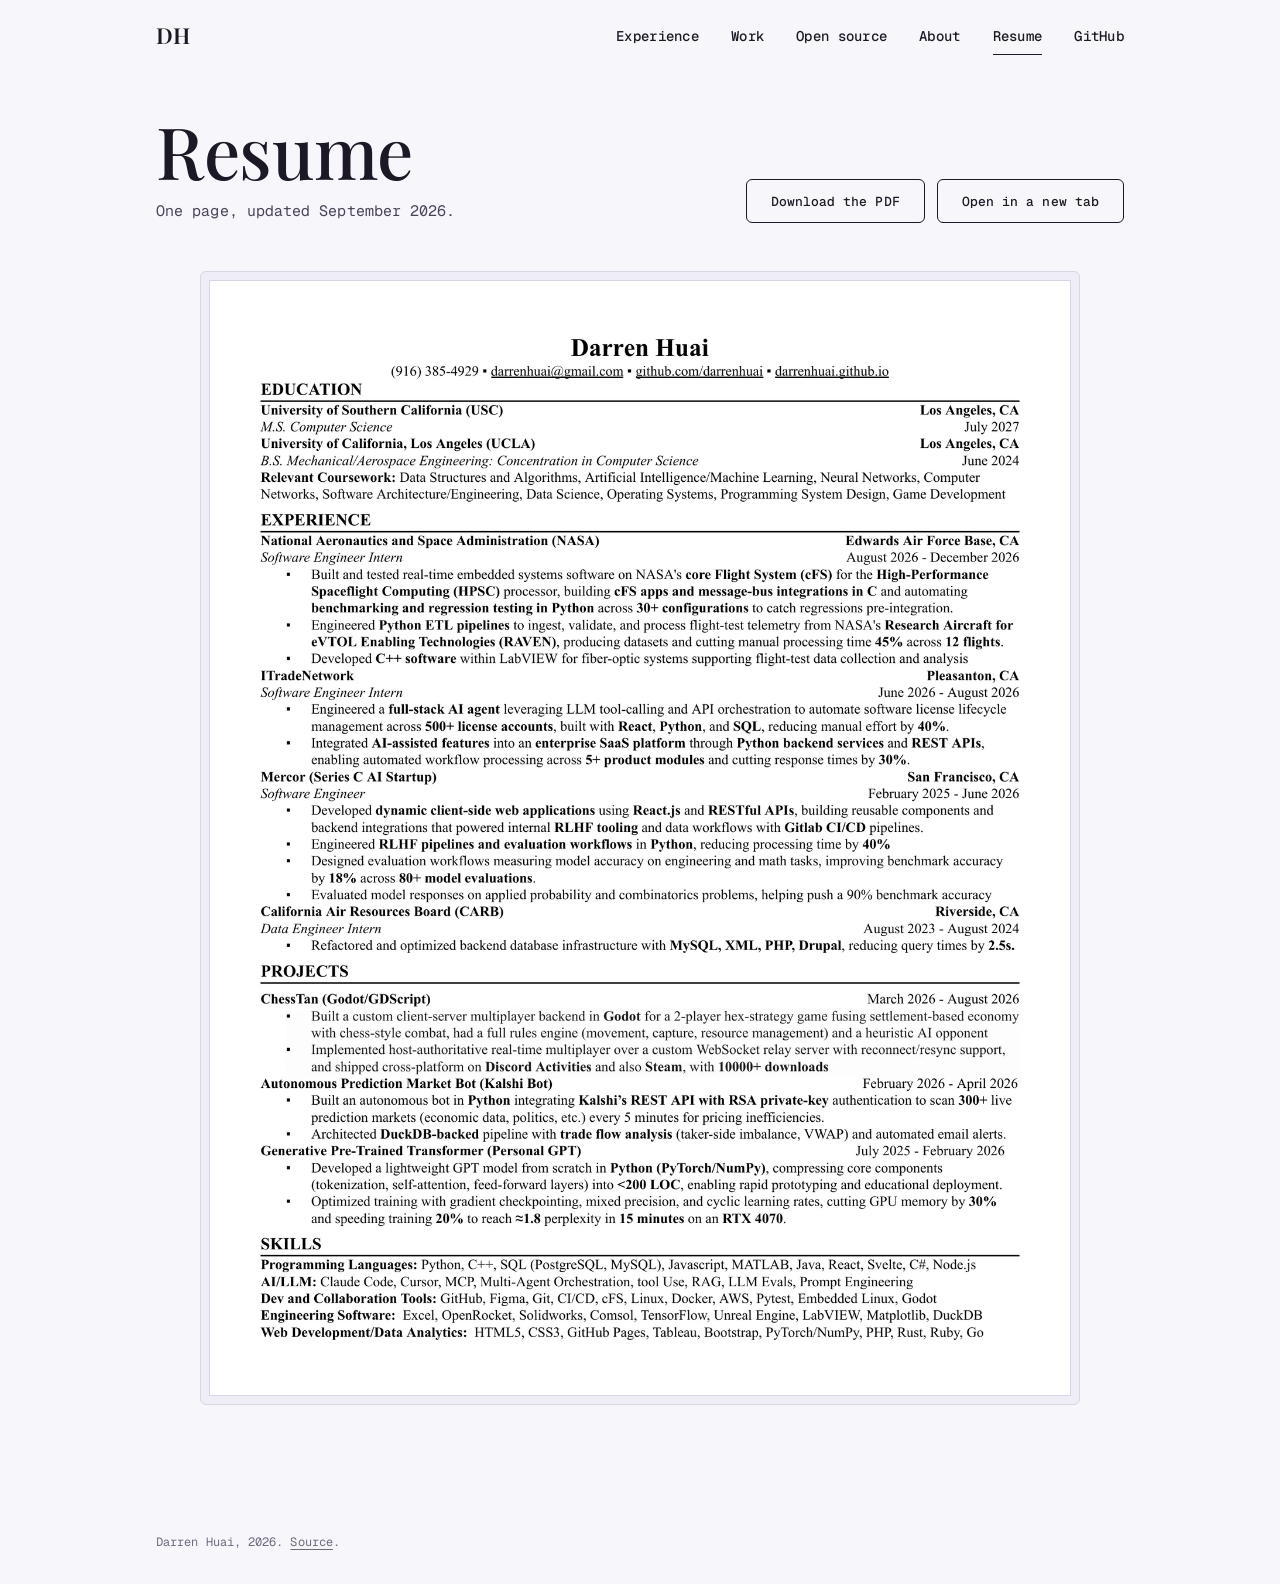
<file: resume.html>
<!DOCTYPE html>
<html lang="en">
<head>
  <meta charset="utf-8">
  <meta name="viewport" content="width=device-width, initial-scale=1">
  <title>Resume, Darren Huai</title>
  <meta name="description" content="Darren Huai's resume: software engineer in Los Angeles, M.S. Computer Science at USC (July 2027), flight software intern at NASA Armstrong.">
  <meta name="color-scheme" content="light dark">
  <link rel="canonical" href="https://darrenhuai.github.io/darrenhuai-Portfolio/resume.html">
  <link rel="alternate" type="application/pdf" href="Darren_Huai_Resume.pdf" title="Resume (PDF)">
  <meta property="og:type" content="profile">
  <meta property="og:url" content="https://darrenhuai.github.io/darrenhuai-Portfolio/resume.html">
  <meta property="og:title" content="Resume, Darren Huai">
  <meta property="og:description" content="Software engineer in Los Angeles. M.S. Computer Science at USC, July 2027. Flight software intern at NASA Armstrong.">
  <meta property="og:image" content="https://darrenhuai.github.io/darrenhuai-Portfolio/img/og.png">
  <meta name="twitter:card" content="summary_large_image">
  <link rel="icon" href="img/favicon.svg" type="image/svg+xml">
  <link rel="preload" href="fonts/playfair-var.woff2" as="font" type="font/woff2" crossorigin>
  <link rel="preload" href="fonts/geistmono-var.woff2" as="font" type="font/woff2" crossorigin>
  <script>document.documentElement.classList.add("js")</script>
  <link rel="stylesheet" href="styles.css">
  <script type="module" src="js/main.js"></script>
</head>
<body class="page-resume">
  <a class="skip-link" href="#main">Skip to content</a>

  <header class="nav">
    <div class="sheet nav-inner">
      <a class="wordmark" href="index.html" aria-label="Darren Huai, home">DH</a>
      <button type="button" class="menu-button" aria-expanded="false" aria-controls="primary-nav">Menu</button>
      <nav id="primary-nav" class="nav-links" aria-label="Primary">
        <a href="index.html#experience">Experience</a>
        <a href="index.html#projects">Work</a>
        <a href="index.html#open-source">Open source</a>
        <a href="index.html#about">About</a>
        <a href="resume.html" aria-current="page">Resume</a>
        <a href="https://github.com/darrenhuai" target="_blank" rel="noopener">GitHub<span class="visually-hidden"> (opens in a new tab)</span></a>
      </nav>
    </div>
  </header>

  <main id="main">
    <section class="resume" aria-labelledby="resume-title">
      <div class="sheet">
        <div class="resume-head">
          <div>
            <h1 id="resume-title">Resume</h1>
            <p class="resume-updated">One page, updated September 2026.</p>
          </div>
          <div class="actions">
            <a class="button button-primary" href="Darren_Huai_Resume.pdf" download="Darren_Huai_Resume.pdf">Download the PDF</a>
            <a class="button button-secondary" href="Darren_Huai_Resume.pdf" target="_blank" rel="noopener">Open in a new tab<span class="visually-hidden"> (PDF)</span></a>
          </div>
        </div>

        <div class="pdf-sheet">
          <object class="pdf-embed" data="Darren_Huai_Resume.pdf#toolbar=0&amp;navpanes=0&amp;scrollbar=0&amp;view=FitH" type="application/pdf" aria-label="Darren Huai's resume, one page">
            <img src="img/resume-page-1.webp" srcset="img/resume-page-1-800.webp 734w, img/resume-page-1.webp 1469w" sizes="(min-width: 1024px) 880px, 100vw" width="1469" height="1901" decoding="async" alt="Darren Huai's one-page resume: education at USC and UCLA, experience at NASA Armstrong, iTradeNetwork, Mercor and the California Air Resources Board, projects, and skills.">
          </object>
        </div>
      </div>
    </section>
  </main>

  <footer class="footer">
    <div class="sheet">
      <p>Darren Huai, 2026. <a href="https://github.com/darrenhuai/darrenhuai-Portfolio" target="_blank" rel="noopener">Source<span class="visually-hidden"> (opens in a new tab)</span></a>.</p>
    </div>
  </footer>
</body>
</html>
</file>
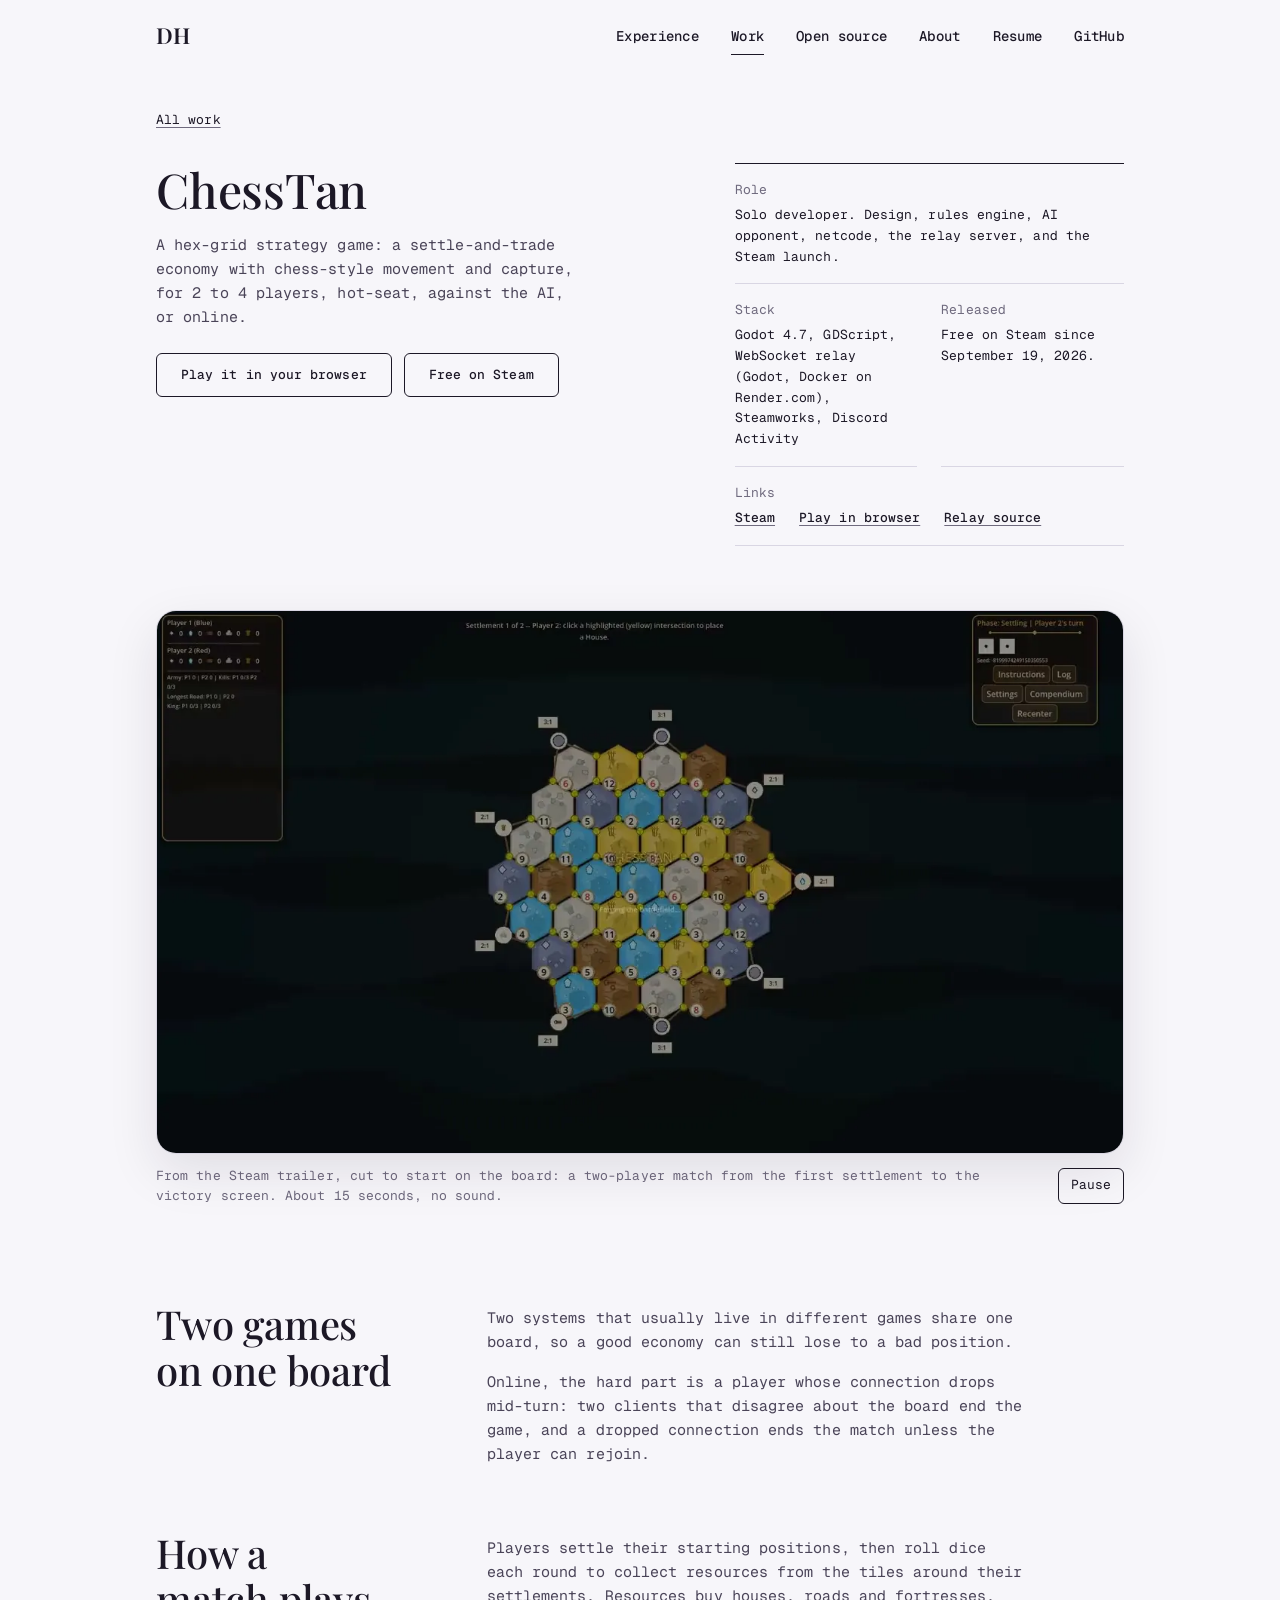
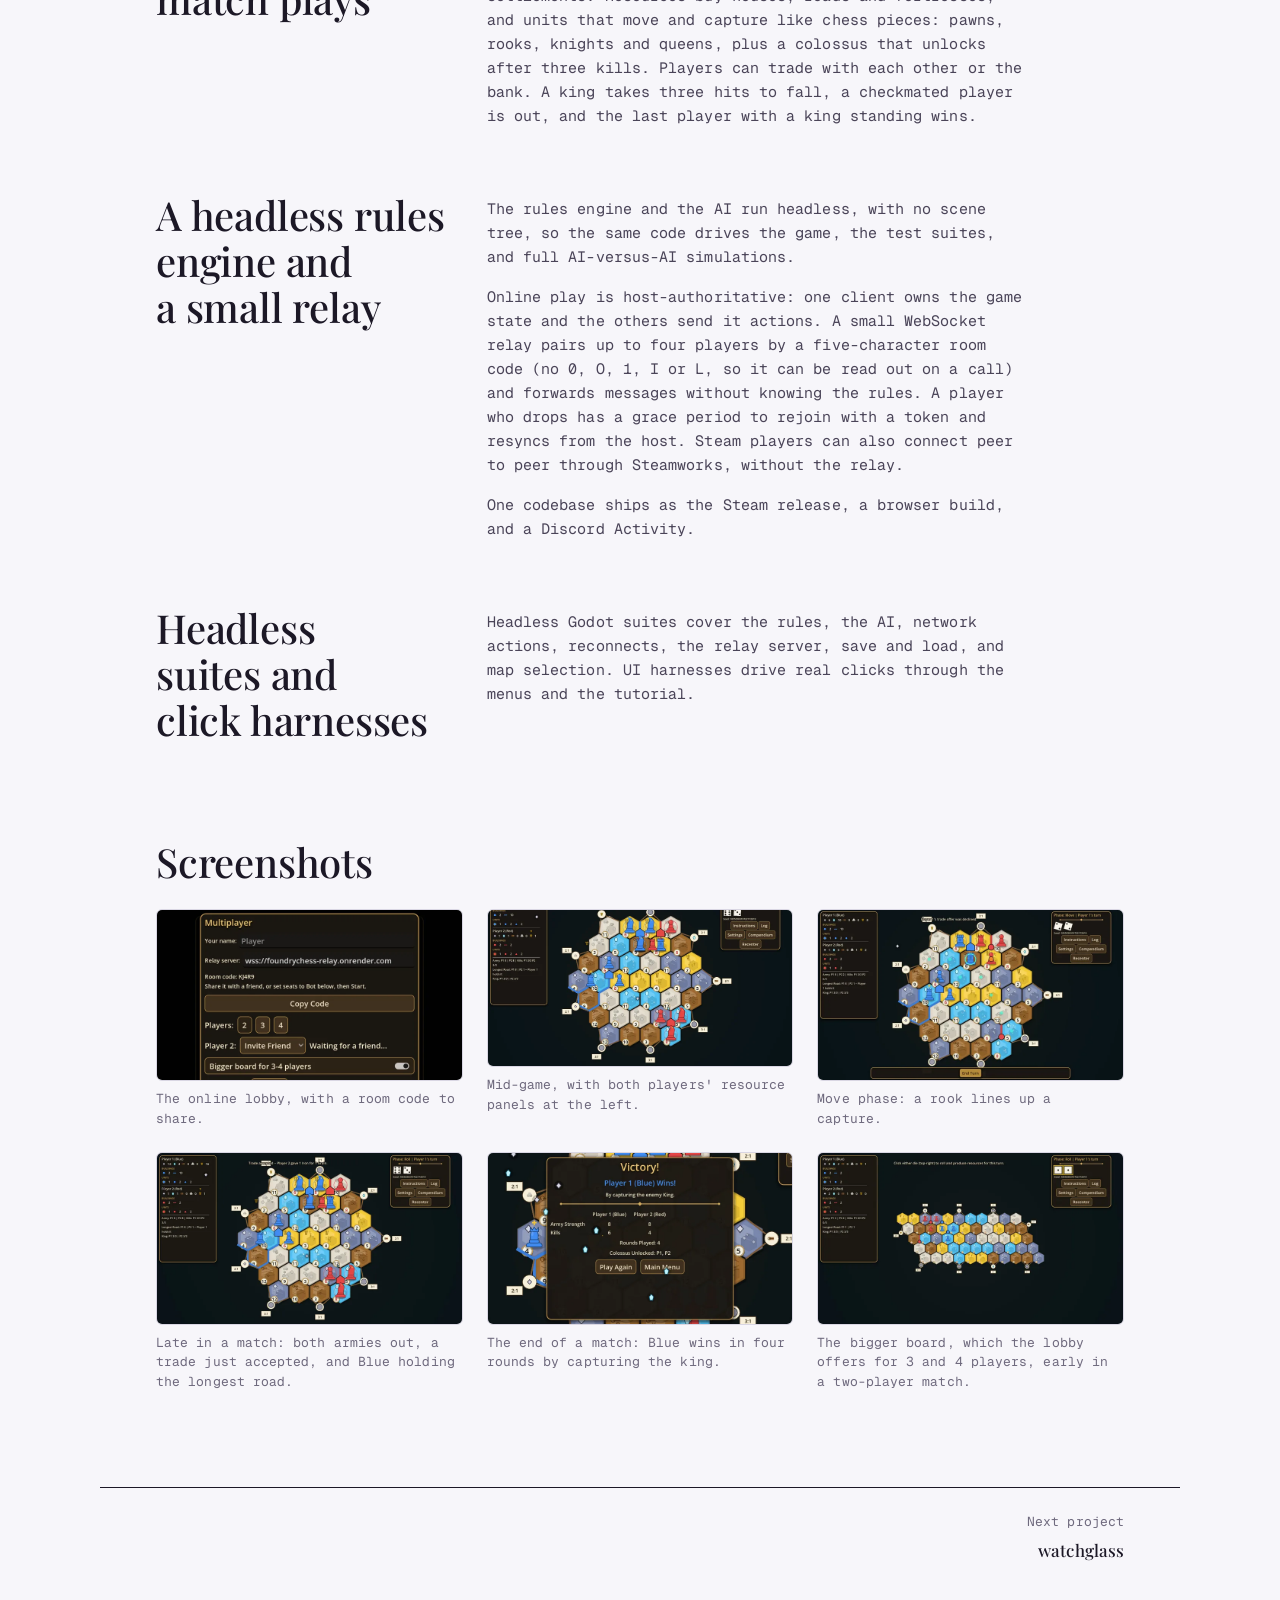
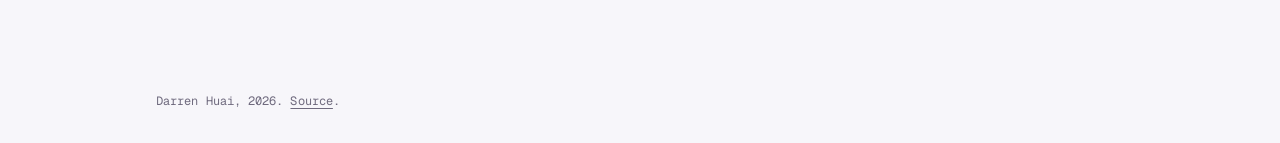
<file: projects/chesstan.html>
<!DOCTYPE html>
<html lang="en">
<head>
  <meta charset="utf-8">
  <meta name="viewport" content="width=device-width, initial-scale=1">
  <title>ChessTan, a project by Darren Huai</title>
  <meta name="description" content="ChessTan, a hex-grid strategy game by Darren Huai: a settle-and-trade economy with chess-style combat, on Steam, in the browser and as a Discord Activity.">
  <meta name="color-scheme" content="light dark">
  <link rel="canonical" href="https://darrenhuai.github.io/darrenhuai-Portfolio/projects/chesstan.html">
  <meta property="og:type" content="article">
  <meta property="og:url" content="https://darrenhuai.github.io/darrenhuai-Portfolio/projects/chesstan.html">
  <meta property="og:title" content="ChessTan, a project by Darren Huai">
  <meta property="og:description" content="ChessTan, a hex-grid strategy game by Darren Huai: a settle-and-trade economy with chess-style combat, on Steam, in the browser and as a Discord Activity.">
  <meta property="og:image" content="https://darrenhuai.github.io/darrenhuai-Portfolio/img/og.png">
  <meta name="twitter:card" content="summary_large_image">
  <link rel="icon" href="../img/favicon.svg" type="image/svg+xml">
  <link rel="preload" href="../fonts/playfair-var.woff2" as="font" type="font/woff2" crossorigin>
  <link rel="preload" href="../fonts/geistmono-var.woff2" as="font" type="font/woff2" crossorigin>
  <script>document.documentElement.classList.add("js")</script>
  <link rel="stylesheet" href="../styles.css">
  <script type="module" src="../js/main.js"></script>
</head>
<body class="page-project">
  <a class="skip-link" href="#main">Skip to content</a>

  <header class="nav">
    <div class="sheet nav-inner">
      <a class="wordmark" href="../index.html" aria-label="Darren Huai, home">DH</a>
      <button type="button" class="menu-button" aria-expanded="false" aria-controls="primary-nav">Menu</button>
      <nav id="primary-nav" class="nav-links" aria-label="Primary">
        <a href="../index.html#experience">Experience</a>
        <a href="../index.html#projects" aria-current="true">Work</a>
        <a href="../index.html#open-source">Open source</a>
        <a href="../index.html#about">About</a>
        <a href="../resume.html">Resume</a>
        <a href="https://github.com/darrenhuai" target="_blank" rel="noopener">GitHub<span class="visually-hidden"> (opens in a new tab)</span></a>
      </nav>
    </div>
  </header>

  <main id="main">
    <article class="project" aria-labelledby="project-title">
      <div class="sheet">
        <p class="back"><a href="../index.html#projects">All work</a></p>
        <header class="project-head">
          <div class="project-intro">
            <h1 id="project-title">ChessTan</h1>
            <p class="project-lead">A hex-grid strategy game: a settle-and-trade economy with chess-style movement and capture, for 2 to 4 players, hot-seat, against the AI, or online.</p>
            <div class="actions project-actions">
              <a class="button button-primary" href="https://darrenhuai.github.io/chesstan-web/" target="_blank" rel="noopener">Play it in your browser<span class="visually-hidden"> (opens in a new tab)</span></a>
              <a class="button button-secondary" href="https://store.steampowered.com/app/5099860/ChessTan/" target="_blank" rel="noopener">Free on Steam<span class="visually-hidden"> (opens in a new tab)</span></a>
            </div>
          </div>
          <dl class="facts"><div><dt>Role</dt><dd>Solo developer. Design, rules engine, AI opponent, netcode, the relay server, and the Steam launch.</dd></div><div><dt>Stack</dt><dd>Godot 4.7, GDScript, WebSocket relay (Godot, Docker on Render.com), Steamworks, Discord Activity</dd></div><div><dt>Released</dt><dd>Free on Steam since September 19, 2026.</dd></div><div><dt>Links</dt><dd><a href="https://store.steampowered.com/app/5099860/ChessTan/" target="_blank" rel="noopener">Steam<span class="visually-hidden"> (opens in a new tab)</span></a> <a href="https://darrenhuai.github.io/chesstan-web/" target="_blank" rel="noopener">Play in browser<span class="visually-hidden"> (opens in a new tab)</span></a> <a href="https://github.com/darrenhuai/chesstan-relay" target="_blank" rel="noopener">Relay source<span class="visually-hidden"> (opens in a new tab)</span></a></dd></div></dl>
        </header>
        <figure class="project-media">
          <div class="plate" style="aspect-ratio: 1280 / 720"><video class="demo-video" controls muted playsinline preload="metadata" poster="../img/work/chesstan-trailer-still.webp" width="1280" height="720" aria-label="The ChessTan trailer: a two-player match on the hex board, from settling through building, trading and captures to the victory screen."><source src="../img/work/chesstan-trailer.mp4" type="video/mp4"></video></div>
          <figcaption class="plate-meta">
            <span class="caption">From the Steam trailer, cut to start on the board: a two-player match from the first settlement to the victory screen. About 15 seconds, no sound.</span>
            <button type="button" class="replay" data-replay data-label="Play trailer">Play trailer</button>
          </figcaption>
        </figure>
      </div>
      <div class="sheet project-body">
        <section class="project-section" data-reveal="rise">
          <h2>Two games on one board</h2>
          <div class="section-body">
            <p>Two systems that usually live in different games share one board, so a good economy can still lose to a bad position.</p>
            <p>Online, the hard part is a player whose connection drops mid-turn: two clients that disagree about the board end the game, and a dropped connection ends the match unless the player can rejoin.</p>
          </div>
        </section>
        <section class="project-section" data-reveal="rise">
          <h2>How a match plays</h2>
          <div class="section-body">
            <p>Players settle their starting positions, then roll dice each round to collect resources from the tiles around their settlements. Resources buy houses, roads and fortresses, and units that move and capture like chess pieces: pawns, rooks, knights and queens, plus a colossus that unlocks after three kills. Players can trade with each other or the bank. A king takes three hits to fall, a checkmated player is out, and the last player with a king standing wins.</p>
          </div>
        </section>
        <section class="project-section" data-reveal="rise">
          <h2>A headless rules engine and a small relay</h2>
          <div class="section-body">
            <p>The rules engine and the AI run headless, with no scene tree, so the same code drives the game, the test suites, and full AI-versus-AI simulations.</p>
            <p>Online play is host-authoritative: one client owns the game state and the others send it actions. A small WebSocket relay pairs up to four players by a five-character room code (no 0, O, 1, I or L, so it can be read out on a call) and forwards messages without knowing the rules. A player who drops has a grace period to rejoin with a token and resyncs from the host. Steam players can also connect peer to peer through Steamworks, without the relay.</p>
            <p>One codebase ships as the Steam release, a browser build, and a Discord Activity.</p>
          </div>
        </section>
        <section class="project-section" data-reveal="rise">
          <h2>Headless suites and click harnesses</h2>
          <div class="section-body">
            <p>Headless Godot suites cover the rules, the AI, network actions, reconnects, the relay server, save and load, and map selection. UI harnesses drive real clicks through the menus and the tutorial.</p>
          </div>
        </section>
      </div>
      <section class="sheet gallery" aria-labelledby="gallery-title">
        <h2 id="gallery-title">Screenshots</h2>
        <div class="gallery-grid gallery-cols-3" data-reveal="stagger">
          <figure class="gallery-item"><div class="plate" style="aspect-ratio: 960 / 540"><img src="../img/work/chesstan-lobby.webp" srcset="../img/work/chesstan-lobby-800.webp 800w, ../img/work/chesstan-lobby.webp 960w" sizes="(min-width: 1024px) 360px, (min-width: 768px) 50vw, 100vw" width="960" height="540" loading="lazy" decoding="async" alt="The multiplayer lobby: relay server address, a room code to share, seats for 2 to 4 players, and a bigger-board option for 3 or 4 players."></div><figcaption class="caption">The online lobby, with a room code to share.</figcaption></figure>
          <figure class="gallery-item"><div class="plate" style="aspect-ratio: 1600 / 827"><img src="../img/work/chesstan-board.webp" srcset="../img/work/chesstan-board-800.webp 800w, ../img/work/chesstan-board.webp 1600w" sizes="(min-width: 1024px) 360px, (min-width: 768px) 50vw, 100vw" width="1600" height="827" loading="lazy" decoding="async" alt="ChessTan mid-game: blue and red chess pieces on a hex board of yellow, blue, sand and brown tiles, with both players' resource panels at the left."></div><figcaption class="caption">Mid-game, with both players' resource panels at the left.</figcaption></figure>
          <figure class="gallery-item"><div class="plate" style="aspect-ratio: 1600 / 900"><img src="../img/work/chesstan-capture.webp" srcset="../img/work/chesstan-capture-800.webp 800w, ../img/work/chesstan-capture.webp 1600w" sizes="(min-width: 1024px) 360px, (min-width: 768px) 50vw, 100vw" width="1600" height="900" loading="lazy" decoding="async" alt="A capture in progress: a highlighted blue rook beside red pieces on yellow tiles."></div><figcaption class="caption">Move phase: a rook lines up a capture.</figcaption></figure>
          <figure class="gallery-item"><div class="plate" style="aspect-ratio: 1600 / 900"><img src="../img/work/chesstan-late-game.webp" srcset="../img/work/chesstan-late-game-800.webp 800w, ../img/work/chesstan-late-game.webp 1600w" sizes="(min-width: 1024px) 360px, (min-width: 768px) 50vw, 100vw" width="1600" height="900" loading="lazy" decoding="async" alt="A late-game board crowded with blue and red pawns, rooks, knights and queens around both kings, a trade banner across the top, and Blue holding the longest road."></div><figcaption class="caption">Late in a match: both armies out, a trade just accepted, and Blue holding the longest road.</figcaption></figure>
          <figure class="gallery-item"><div class="plate" style="aspect-ratio: 1120 / 630"><img src="../img/work/chesstan-victory.webp" srcset="../img/work/chesstan-victory-800.webp 800w, ../img/work/chesstan-victory.webp 1120w" sizes="(min-width: 1024px) 360px, (min-width: 768px) 50vw, 100vw" width="1120" height="630" loading="lazy" decoding="async" alt="The victory screen: Player 1 (Blue) wins by capturing the enemy king after four rounds, with army strength and kills for both players and the colossus unlocked by both."></div><figcaption class="caption">The end of a match: Blue wins in four rounds by capturing the king.</figcaption></figure>
          <figure class="gallery-item"><div class="plate" style="aspect-ratio: 1600 / 900"><img src="../img/work/chesstan-wide-board.webp" srcset="../img/work/chesstan-wide-board-800.webp 800w, ../img/work/chesstan-wide-board.webp 1600w" sizes="(min-width: 1024px) 360px, (min-width: 768px) 50vw, 100vw" width="1600" height="900" loading="lazy" decoding="async" alt="The wider hex map in the roll phase early in a two-player match, each player with two houses and two roads placed."></div><figcaption class="caption">The bigger board, which the lobby offers for 3 and 4 players, early in a two-player match.</figcaption></figure>
        </div>
      </section>
      <nav class="sheet pager" aria-label="More projects">
        <span class="pager-spacer"></span>
        <a class="pager-link pager-next" href="watchglass.html"><span class="pager-label">Next project</span><span class="pager-title">watchglass</span></a>
      </nav>
    </article>
  </main>

  <footer class="footer">
    <div class="sheet">
      <p>Darren Huai, 2026. <a href="https://github.com/darrenhuai/darrenhuai-Portfolio" target="_blank" rel="noopener">Source<span class="visually-hidden"> (opens in a new tab)</span></a>.</p>
    </div>
  </footer>
</body>
</html>
</file>
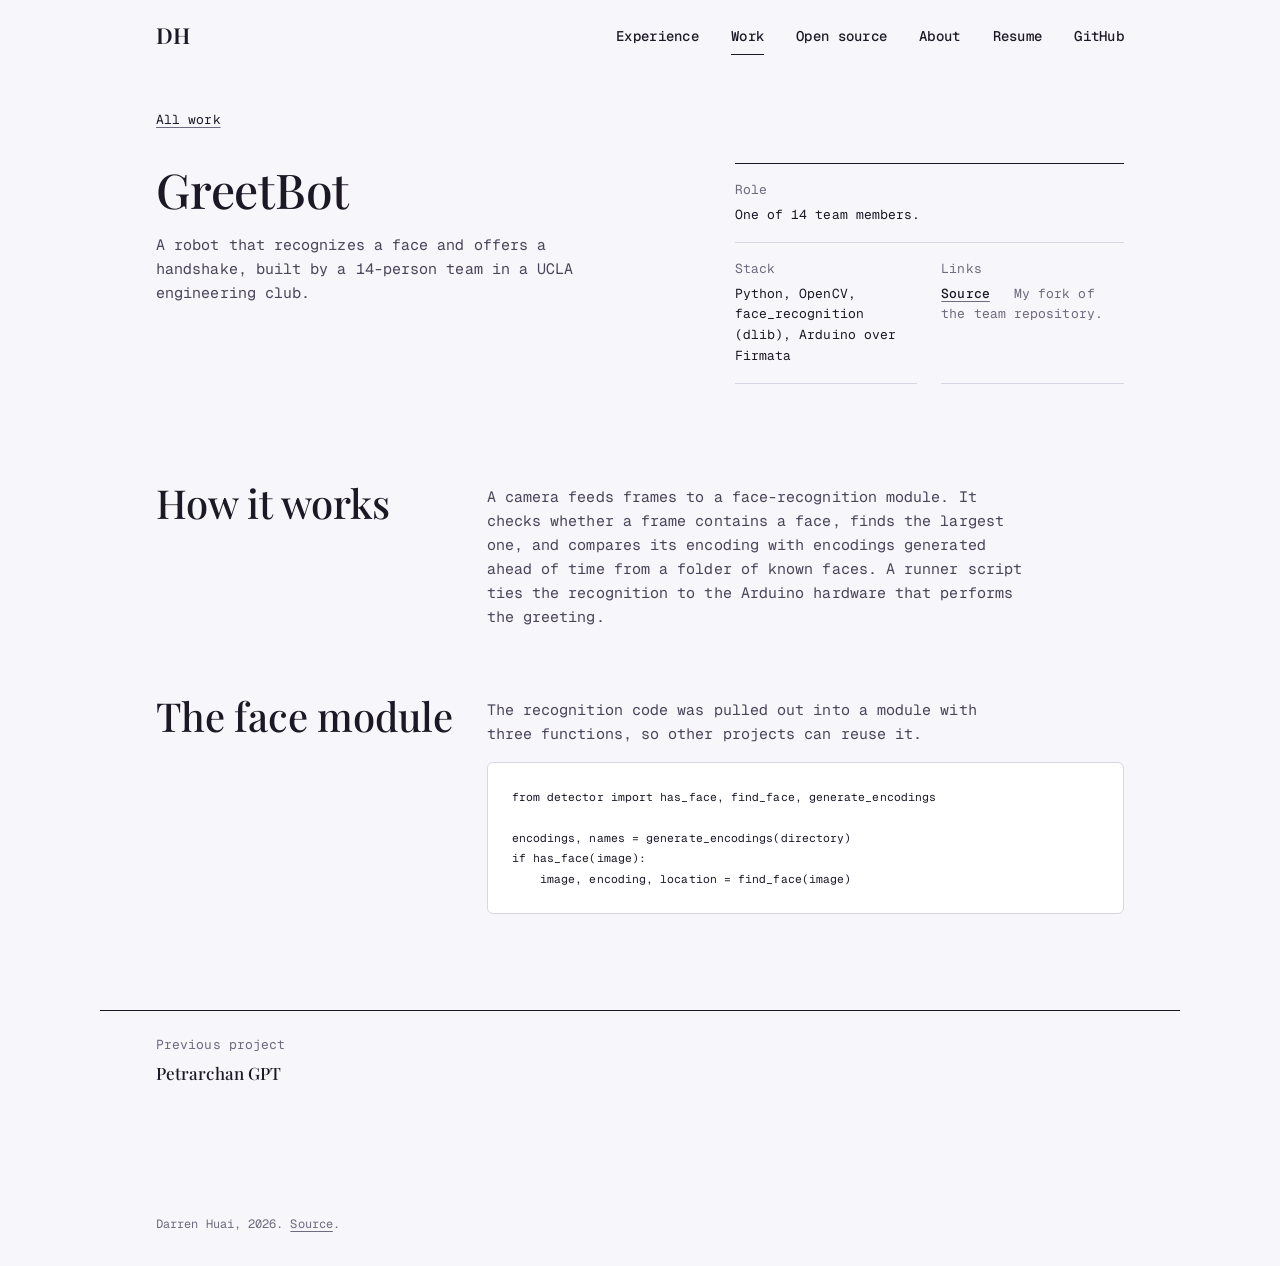
<file: projects/greetbot.html>
<!DOCTYPE html>
<html lang="en">
<head>
  <meta charset="utf-8">
  <meta name="viewport" content="width=device-width, initial-scale=1">
  <title>GreetBot, a project by Darren Huai</title>
  <meta name="description" content="GreetBot: a face-recognizing greeting robot built by a 14-person UCLA engineering club team, including Darren Huai.">
  <meta name="color-scheme" content="light dark">
  <link rel="canonical" href="https://darrenhuai.github.io/darrenhuai-Portfolio/projects/greetbot.html">
  <meta property="og:type" content="article">
  <meta property="og:url" content="https://darrenhuai.github.io/darrenhuai-Portfolio/projects/greetbot.html">
  <meta property="og:title" content="GreetBot, a project by Darren Huai">
  <meta property="og:description" content="GreetBot: a face-recognizing greeting robot built by a 14-person UCLA engineering club team, including Darren Huai.">
  <meta property="og:image" content="https://darrenhuai.github.io/darrenhuai-Portfolio/img/og.png">
  <meta name="twitter:card" content="summary_large_image">
  <link rel="icon" href="../img/favicon.svg" type="image/svg+xml">
  <link rel="preload" href="../fonts/playfair-var.woff2" as="font" type="font/woff2" crossorigin>
  <link rel="preload" href="../fonts/geistmono-var.woff2" as="font" type="font/woff2" crossorigin>
  <script>document.documentElement.classList.add("js")</script>
  <link rel="stylesheet" href="../styles.css">
  <script type="module" src="../js/main.js"></script>
</head>
<body class="page-project">
  <a class="skip-link" href="#main">Skip to content</a>

  <header class="nav">
    <div class="sheet nav-inner">
      <a class="wordmark" href="../index.html" aria-label="Darren Huai, home">DH</a>
      <button type="button" class="menu-button" aria-expanded="false" aria-controls="primary-nav">Menu</button>
      <nav id="primary-nav" class="nav-links" aria-label="Primary">
        <a href="../index.html#experience">Experience</a>
        <a href="../index.html#projects" aria-current="true">Work</a>
        <a href="../index.html#open-source">Open source</a>
        <a href="../index.html#about">About</a>
        <a href="../resume.html">Resume</a>
        <a href="https://github.com/darrenhuai" target="_blank" rel="noopener">GitHub<span class="visually-hidden"> (opens in a new tab)</span></a>
      </nav>
    </div>
  </header>

  <main id="main">
    <article class="project" aria-labelledby="project-title">
      <div class="sheet">
        <p class="back"><a href="../index.html#projects">All work</a></p>
        <header class="project-head">
          <div class="project-intro">
            <h1 id="project-title">GreetBot</h1>
            <p class="project-lead">A robot that recognizes a face and offers a handshake, built by a 14-person team in a UCLA engineering club.</p>
          </div>
          <dl class="facts"><div><dt>Role</dt><dd>One of 14 team members.</dd></div><div><dt>Stack</dt><dd>Python, OpenCV, face_recognition (dlib), Arduino over Firmata</dd></div><div><dt>Links</dt><dd><a href="https://github.com/darrenhuai/darrenhuai-GreetBot" target="_blank" rel="noopener">Source<span class="visually-hidden"> for GreetBot (opens in a new tab)</span></a> <span class="facts-note">My fork of the team repository.</span></dd></div></dl>
        </header>
        
      </div>
      <div class="sheet project-body">
        <section class="project-section" data-reveal="rise">
          <h2>How it works</h2>
          <div class="section-body">
            <p>A camera feeds frames to a face-recognition module. It checks whether a frame contains a face, finds the largest one, and compares its encoding with encodings generated ahead of time from a folder of known faces. A runner script ties the recognition to the Arduino hardware that performs the greeting.</p>
          </div>
        </section>
        <section class="project-section" data-reveal="rise">
          <h2>The face module</h2>
          <div class="section-body">
            <p>The recognition code was pulled out into a module with three functions, so other projects can reuse it.</p>
            <pre class="code"><code>from detector import has_face, find_face, generate_encodings

encodings, names = generate_encodings(directory)
if has_face(image):
    image, encoding, location = find_face(image)</code></pre>
          </div>
        </section>
      </div>

      <nav class="sheet pager" aria-label="More projects">
        <a class="pager-link pager-prev" href="petrarchan-gpt.html"><span class="pager-label">Previous project</span><span class="pager-title">Petrarchan GPT</span></a>
      </nav>
    </article>
  </main>

  <footer class="footer">
    <div class="sheet">
      <p>Darren Huai, 2026. <a href="https://github.com/darrenhuai/darrenhuai-Portfolio" target="_blank" rel="noopener">Source<span class="visually-hidden"> (opens in a new tab)</span></a>.</p>
    </div>
  </footer>
</body>
</html>
</file>
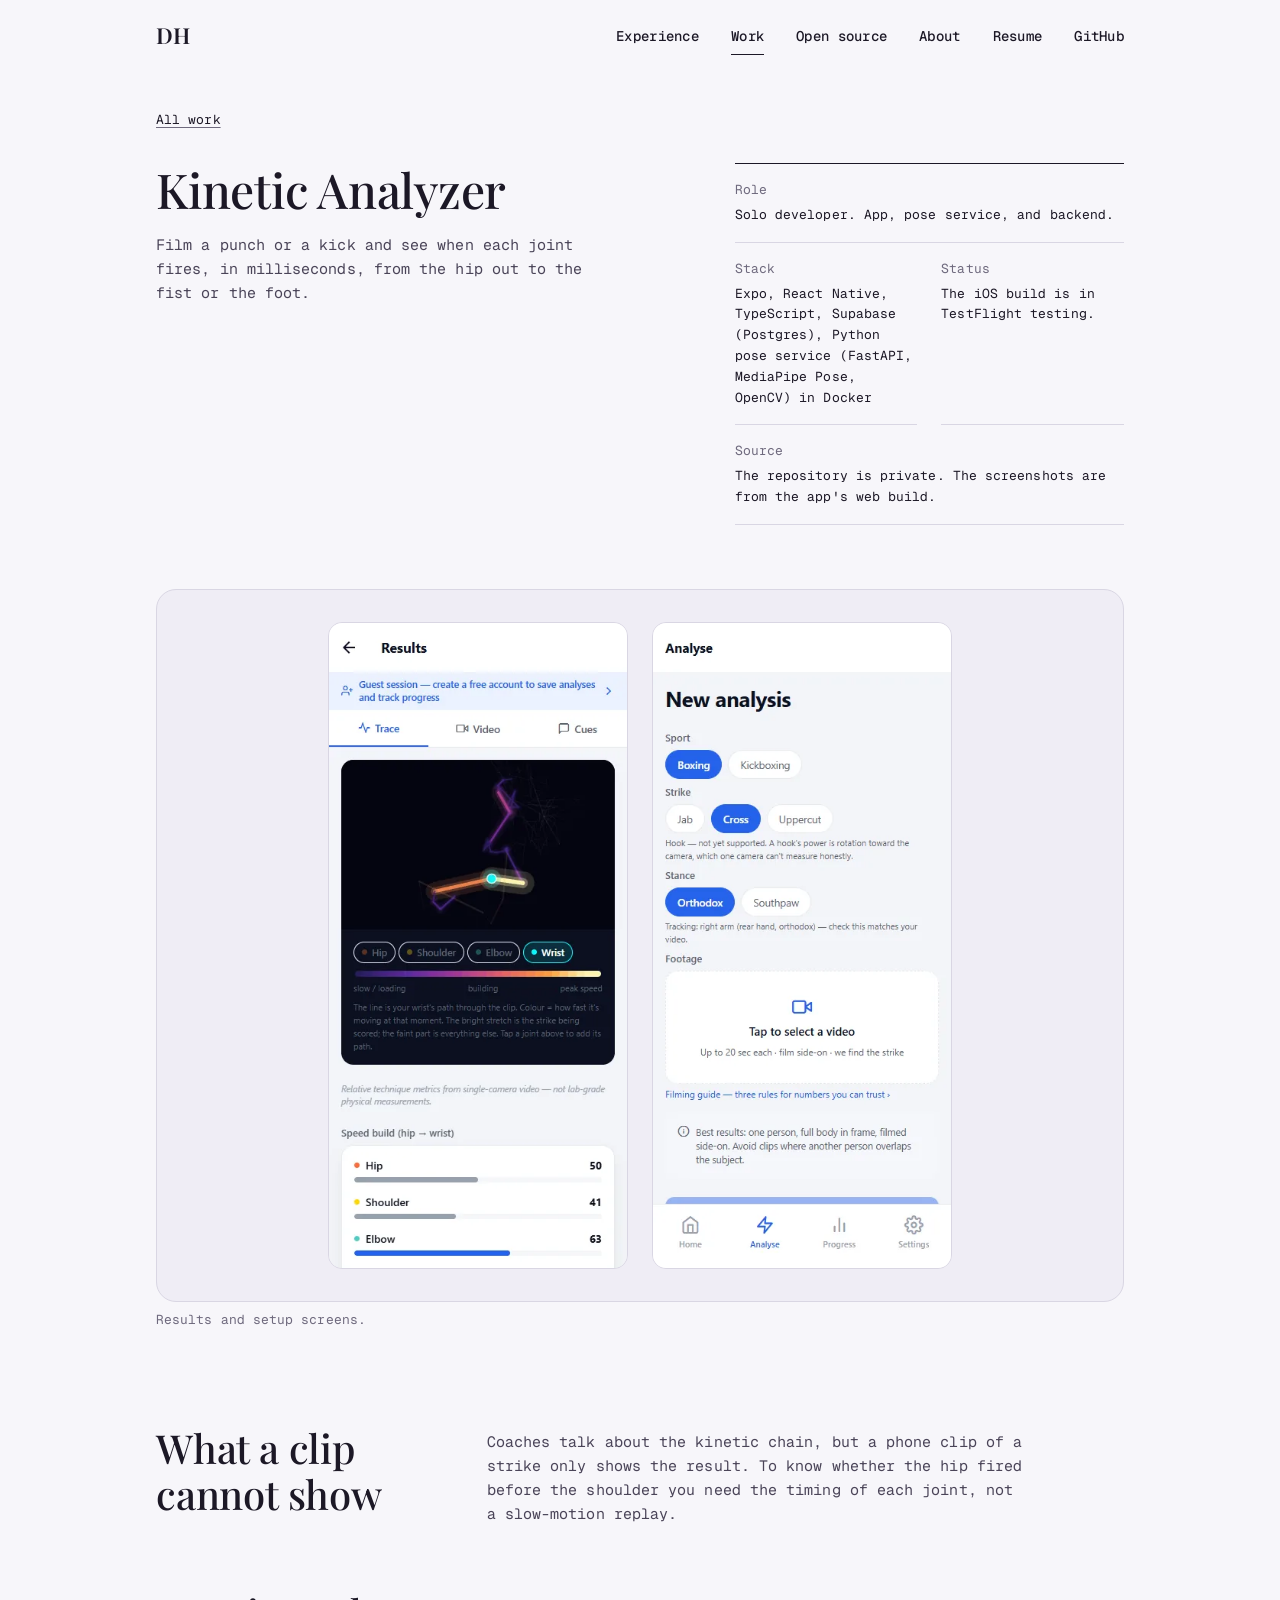
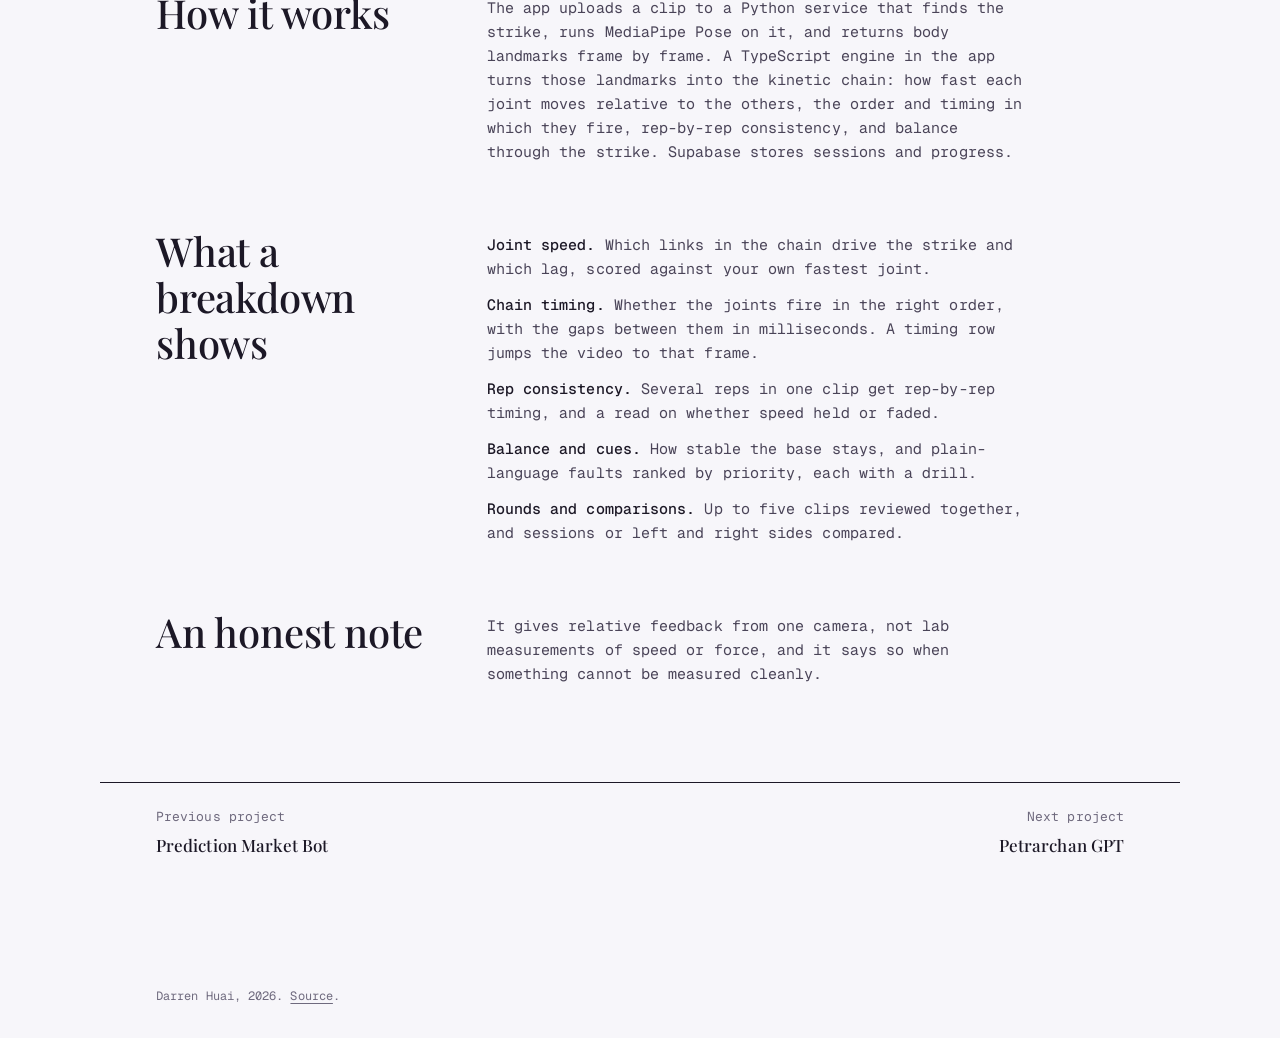
<file: projects/kinetic-analyzer.html>
<!DOCTYPE html>
<html lang="en">
<head>
  <meta charset="utf-8">
  <meta name="viewport" content="width=device-width, initial-scale=1">
  <title>Kinetic Analyzer, a project by Darren Huai</title>
  <meta name="description" content="Kinetic Analyzer by Darren Huai: a React Native app and Python pose service that break down a striking video into kinetic-chain timing.">
  <meta name="color-scheme" content="light dark">
  <link rel="canonical" href="https://darrenhuai.github.io/darrenhuai-Portfolio/projects/kinetic-analyzer.html">
  <meta property="og:type" content="article">
  <meta property="og:url" content="https://darrenhuai.github.io/darrenhuai-Portfolio/projects/kinetic-analyzer.html">
  <meta property="og:title" content="Kinetic Analyzer, a project by Darren Huai">
  <meta property="og:description" content="Kinetic Analyzer by Darren Huai: a React Native app and Python pose service that break down a striking video into kinetic-chain timing.">
  <meta property="og:image" content="https://darrenhuai.github.io/darrenhuai-Portfolio/img/og.png">
  <meta name="twitter:card" content="summary_large_image">
  <link rel="icon" href="../img/favicon.svg" type="image/svg+xml">
  <link rel="preload" href="../fonts/playfair-var.woff2" as="font" type="font/woff2" crossorigin>
  <link rel="preload" href="../fonts/geistmono-var.woff2" as="font" type="font/woff2" crossorigin>
  <script>document.documentElement.classList.add("js")</script>
  <link rel="stylesheet" href="../styles.css">
  <script type="module" src="../js/main.js"></script>
</head>
<body class="page-project">
  <a class="skip-link" href="#main">Skip to content</a>

  <header class="nav">
    <div class="sheet nav-inner">
      <a class="wordmark" href="../index.html" aria-label="Darren Huai, home">DH</a>
      <button type="button" class="menu-button" aria-expanded="false" aria-controls="primary-nav">Menu</button>
      <nav id="primary-nav" class="nav-links" aria-label="Primary">
        <a href="../index.html#experience">Experience</a>
        <a href="../index.html#projects" aria-current="true">Work</a>
        <a href="../index.html#open-source">Open source</a>
        <a href="../index.html#about">About</a>
        <a href="../resume.html">Resume</a>
        <a href="https://github.com/darrenhuai" target="_blank" rel="noopener">GitHub<span class="visually-hidden"> (opens in a new tab)</span></a>
      </nav>
    </div>
  </header>

  <main id="main">
    <article class="project" aria-labelledby="project-title">
      <div class="sheet">
        <p class="back"><a href="../index.html#projects">All work</a></p>
        <header class="project-head">
          <div class="project-intro">
            <h1 id="project-title">Kinetic Analyzer</h1>
            <p class="project-lead">Film a punch or a kick and see when each joint fires, in milliseconds, from the hip out to the fist or the foot.</p>
          </div>
          <dl class="facts"><div><dt>Role</dt><dd>Solo developer. App, pose service, and backend.</dd></div><div><dt>Stack</dt><dd>Expo, React Native, TypeScript, Supabase (Postgres), Python pose service (FastAPI, MediaPipe Pose, OpenCV) in Docker</dd></div><div><dt>Status</dt><dd>The iOS build is in TestFlight testing.</dd></div><div><dt>Source</dt><dd>The repository is private. The screenshots are from the app's web build.</dd></div></dl>
        </header>
        <figure class="project-media media-phones">
          <div class="phone-panel"><img src="../img/work/kinetic-results-phone.webp" width="390" height="844" decoding="async" alt="Results screen: the wrist's path through a strike drawn over a dark trace and colored by speed, with joint toggles and a speed build list for hip, shoulder and elbow."><img src="../img/work/kinetic-analyse-phone.webp" width="390" height="844" decoding="async" alt="New analysis screen: sport, strike and stance selectors above a footage picker."></div>
          <figcaption class="caption">Results and setup screens.</figcaption>
        </figure>
      </div>
      <div class="sheet project-body">
        <section class="project-section" data-reveal="rise">
          <h2>What a clip cannot show</h2>
          <div class="section-body">
            <p>Coaches talk about the kinetic chain, but a phone clip of a strike only shows the result. To know whether the hip fired before the shoulder you need the timing of each joint, not a slow-motion replay.</p>
          </div>
        </section>
        <section class="project-section" data-reveal="rise">
          <h2>How it works</h2>
          <div class="section-body">
            <p>The app uploads a clip to a Python service that finds the strike, runs MediaPipe Pose on it, and returns body landmarks frame by frame. A TypeScript engine in the app turns those landmarks into the kinetic chain: how fast each joint moves relative to the others, the order and timing in which they fire, rep-by-rep consistency, and balance through the strike. Supabase stores sessions and progress.</p>
          </div>
        </section>
        <section class="project-section" data-reveal="rise">
          <h2>What a breakdown shows</h2>
          <div class="section-body">
            <ul class="feature-list">
              <li><span class="feature-name">Joint speed.</span> Which links in the chain drive the strike and which lag, scored against your own fastest joint.</li>
              <li><span class="feature-name">Chain timing.</span> Whether the joints fire in the right order, with the gaps between them in milliseconds. A timing row jumps the video to that frame.</li>
              <li><span class="feature-name">Rep consistency.</span> Several reps in one clip get rep-by-rep timing, and a read on whether speed held or faded.</li>
              <li><span class="feature-name">Balance and cues.</span> How stable the base stays, and plain-language faults ranked by priority, each with a drill.</li>
              <li><span class="feature-name">Rounds and comparisons.</span> Up to five clips reviewed together, and sessions or left and right sides compared.</li>
            </ul>
          </div>
        </section>
        <section class="project-section" data-reveal="rise">
          <h2>An honest note</h2>
          <div class="section-body">
            <p>It gives relative feedback from one camera, not lab measurements of speed or force, and it says so when something cannot be measured cleanly.</p>
          </div>
        </section>
      </div>

      <nav class="sheet pager" aria-label="More projects">
        <a class="pager-link pager-prev" href="prediction-market-bot.html"><span class="pager-label">Previous project</span><span class="pager-title">Prediction Market Bot</span></a>
        <a class="pager-link pager-next" href="petrarchan-gpt.html"><span class="pager-label">Next project</span><span class="pager-title">Petrarchan GPT</span></a>
      </nav>
    </article>
  </main>

  <footer class="footer">
    <div class="sheet">
      <p>Darren Huai, 2026. <a href="https://github.com/darrenhuai/darrenhuai-Portfolio" target="_blank" rel="noopener">Source<span class="visually-hidden"> (opens in a new tab)</span></a>.</p>
    </div>
  </footer>
</body>
</html>
</file>
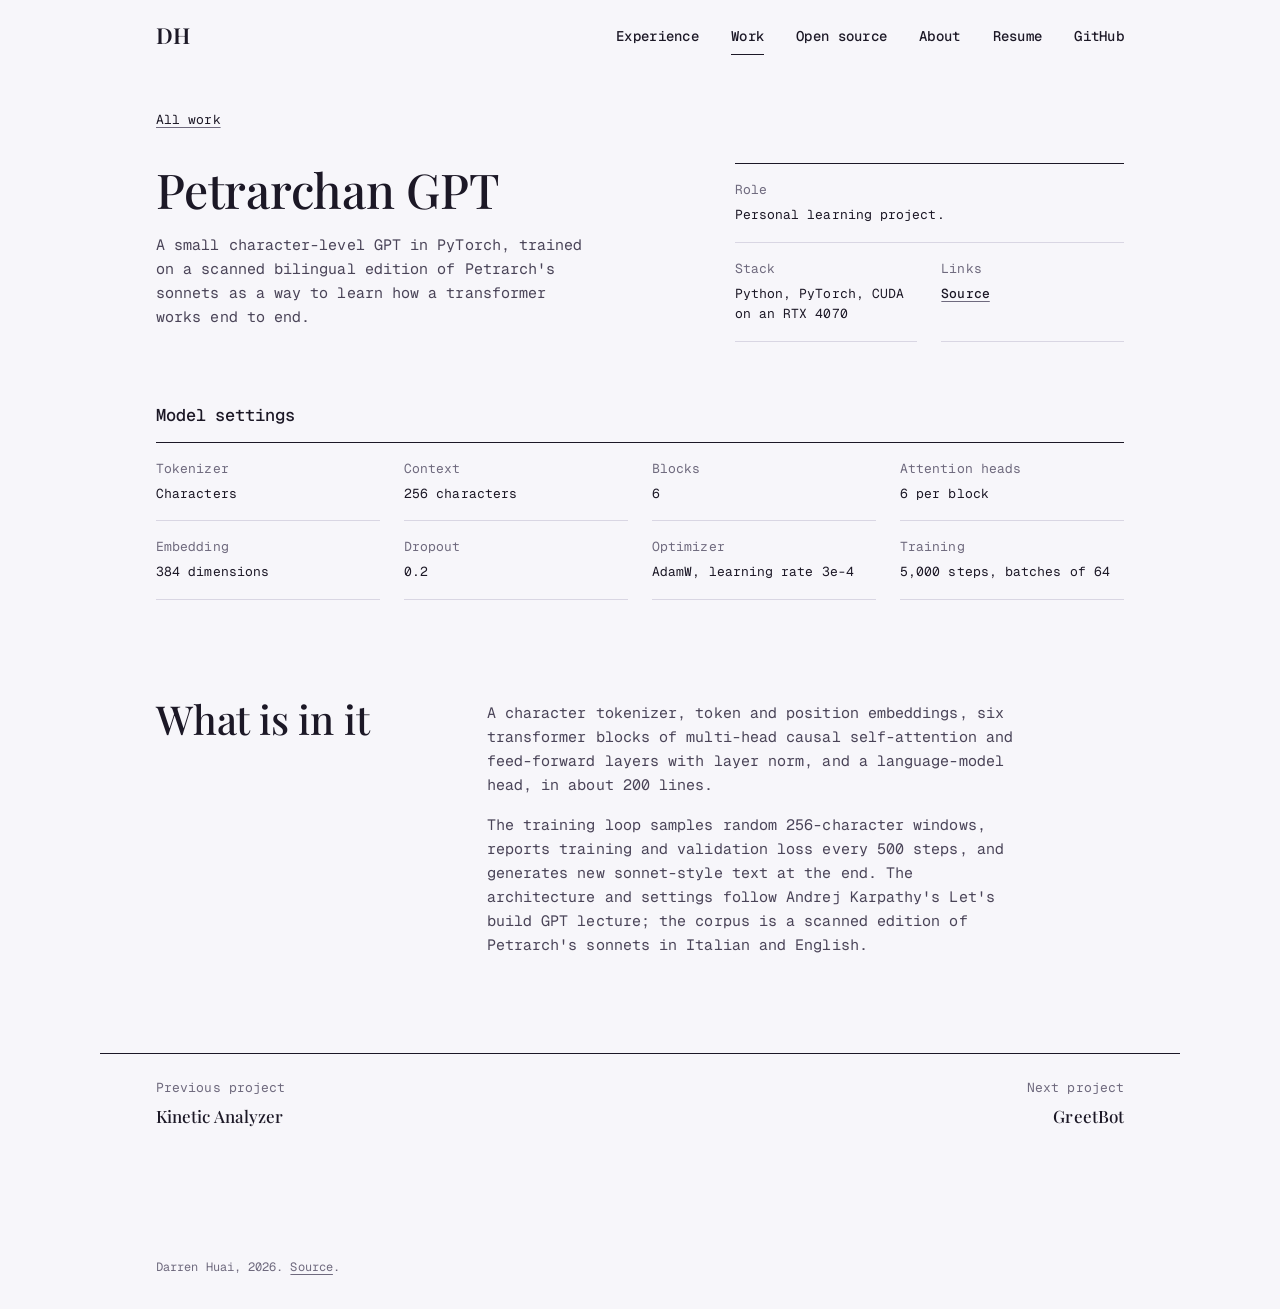
<file: projects/petrarchan-gpt.html>
<!DOCTYPE html>
<html lang="en">
<head>
  <meta charset="utf-8">
  <meta name="viewport" content="width=device-width, initial-scale=1">
  <title>Petrarchan GPT, a project by Darren Huai</title>
  <meta name="description" content="Petrarchan GPT by Darren Huai: a small character-level GPT language model in PyTorch, trained on Petrarch's sonnets.">
  <meta name="color-scheme" content="light dark">
  <link rel="canonical" href="https://darrenhuai.github.io/darrenhuai-Portfolio/projects/petrarchan-gpt.html">
  <meta property="og:type" content="article">
  <meta property="og:url" content="https://darrenhuai.github.io/darrenhuai-Portfolio/projects/petrarchan-gpt.html">
  <meta property="og:title" content="Petrarchan GPT, a project by Darren Huai">
  <meta property="og:description" content="Petrarchan GPT by Darren Huai: a small character-level GPT language model in PyTorch, trained on Petrarch's sonnets.">
  <meta property="og:image" content="https://darrenhuai.github.io/darrenhuai-Portfolio/img/og.png">
  <meta name="twitter:card" content="summary_large_image">
  <link rel="icon" href="../img/favicon.svg" type="image/svg+xml">
  <link rel="preload" href="../fonts/playfair-var.woff2" as="font" type="font/woff2" crossorigin>
  <link rel="preload" href="../fonts/geistmono-var.woff2" as="font" type="font/woff2" crossorigin>
  <script>document.documentElement.classList.add("js")</script>
  <link rel="stylesheet" href="../styles.css">
  <script type="module" src="../js/main.js"></script>
</head>
<body class="page-project">
  <a class="skip-link" href="#main">Skip to content</a>

  <header class="nav">
    <div class="sheet nav-inner">
      <a class="wordmark" href="../index.html" aria-label="Darren Huai, home">DH</a>
      <button type="button" class="menu-button" aria-expanded="false" aria-controls="primary-nav">Menu</button>
      <nav id="primary-nav" class="nav-links" aria-label="Primary">
        <a href="../index.html#experience">Experience</a>
        <a href="../index.html#projects" aria-current="true">Work</a>
        <a href="../index.html#open-source">Open source</a>
        <a href="../index.html#about">About</a>
        <a href="../resume.html">Resume</a>
        <a href="https://github.com/darrenhuai" target="_blank" rel="noopener">GitHub<span class="visually-hidden"> (opens in a new tab)</span></a>
      </nav>
    </div>
  </header>

  <main id="main">
    <article class="project" aria-labelledby="project-title">
      <div class="sheet">
        <p class="back"><a href="../index.html#projects">All work</a></p>
        <header class="project-head">
          <div class="project-intro">
            <h1 id="project-title">Petrarchan GPT</h1>
            <p class="project-lead">A small character-level GPT in PyTorch, trained on a scanned bilingual edition of Petrarch's sonnets as a way to learn how a transformer works end to end.</p>
          </div>
          <dl class="facts"><div><dt>Role</dt><dd>Personal learning project.</dd></div><div><dt>Stack</dt><dd>Python, PyTorch, CUDA on an RTX 4070</dd></div><div><dt>Links</dt><dd><a href="https://github.com/darrenhuai/darrenhuai-GPT" target="_blank" rel="noopener">Source<span class="visually-hidden"> for Petrarchan GPT (opens in a new tab)</span></a></dd></div></dl>
        </header>
        <section class="project-media specs" aria-label="Model settings">
          <h2 class="specs-title">Model settings</h2>
          <dl class="specs-grid"><div><dt>Tokenizer</dt><dd>Characters</dd></div><div><dt>Context</dt><dd>256 characters</dd></div><div><dt>Blocks</dt><dd>6</dd></div><div><dt>Attention heads</dt><dd>6 per block</dd></div><div><dt>Embedding</dt><dd>384 dimensions</dd></div><div><dt>Dropout</dt><dd>0.2</dd></div><div><dt>Optimizer</dt><dd>AdamW, learning rate 3e-4</dd></div><div><dt>Training</dt><dd>5,000 steps, batches of 64</dd></div></dl>
        </section>
      </div>
      <div class="sheet project-body">
        <section class="project-section" data-reveal="rise">
          <h2>What is in it</h2>
          <div class="section-body">
            <p>A character tokenizer, token and position embeddings, six transformer blocks of multi-head causal self-attention and feed-forward layers with layer norm, and a language-model head, in about 200 lines.</p>
            <p>The training loop samples random 256-character windows, reports training and validation loss every 500 steps, and generates new sonnet-style text at the end. The architecture and settings follow Andrej Karpathy's Let's build GPT lecture; the corpus is a scanned edition of Petrarch's sonnets in Italian and English.</p>
          </div>
        </section>
      </div>

      <nav class="sheet pager" aria-label="More projects">
        <a class="pager-link pager-prev" href="kinetic-analyzer.html"><span class="pager-label">Previous project</span><span class="pager-title">Kinetic Analyzer</span></a>
        <a class="pager-link pager-next" href="greetbot.html"><span class="pager-label">Next project</span><span class="pager-title">GreetBot</span></a>
      </nav>
    </article>
  </main>

  <footer class="footer">
    <div class="sheet">
      <p>Darren Huai, 2026. <a href="https://github.com/darrenhuai/darrenhuai-Portfolio" target="_blank" rel="noopener">Source<span class="visually-hidden"> (opens in a new tab)</span></a>.</p>
    </div>
  </footer>
</body>
</html>
</file>
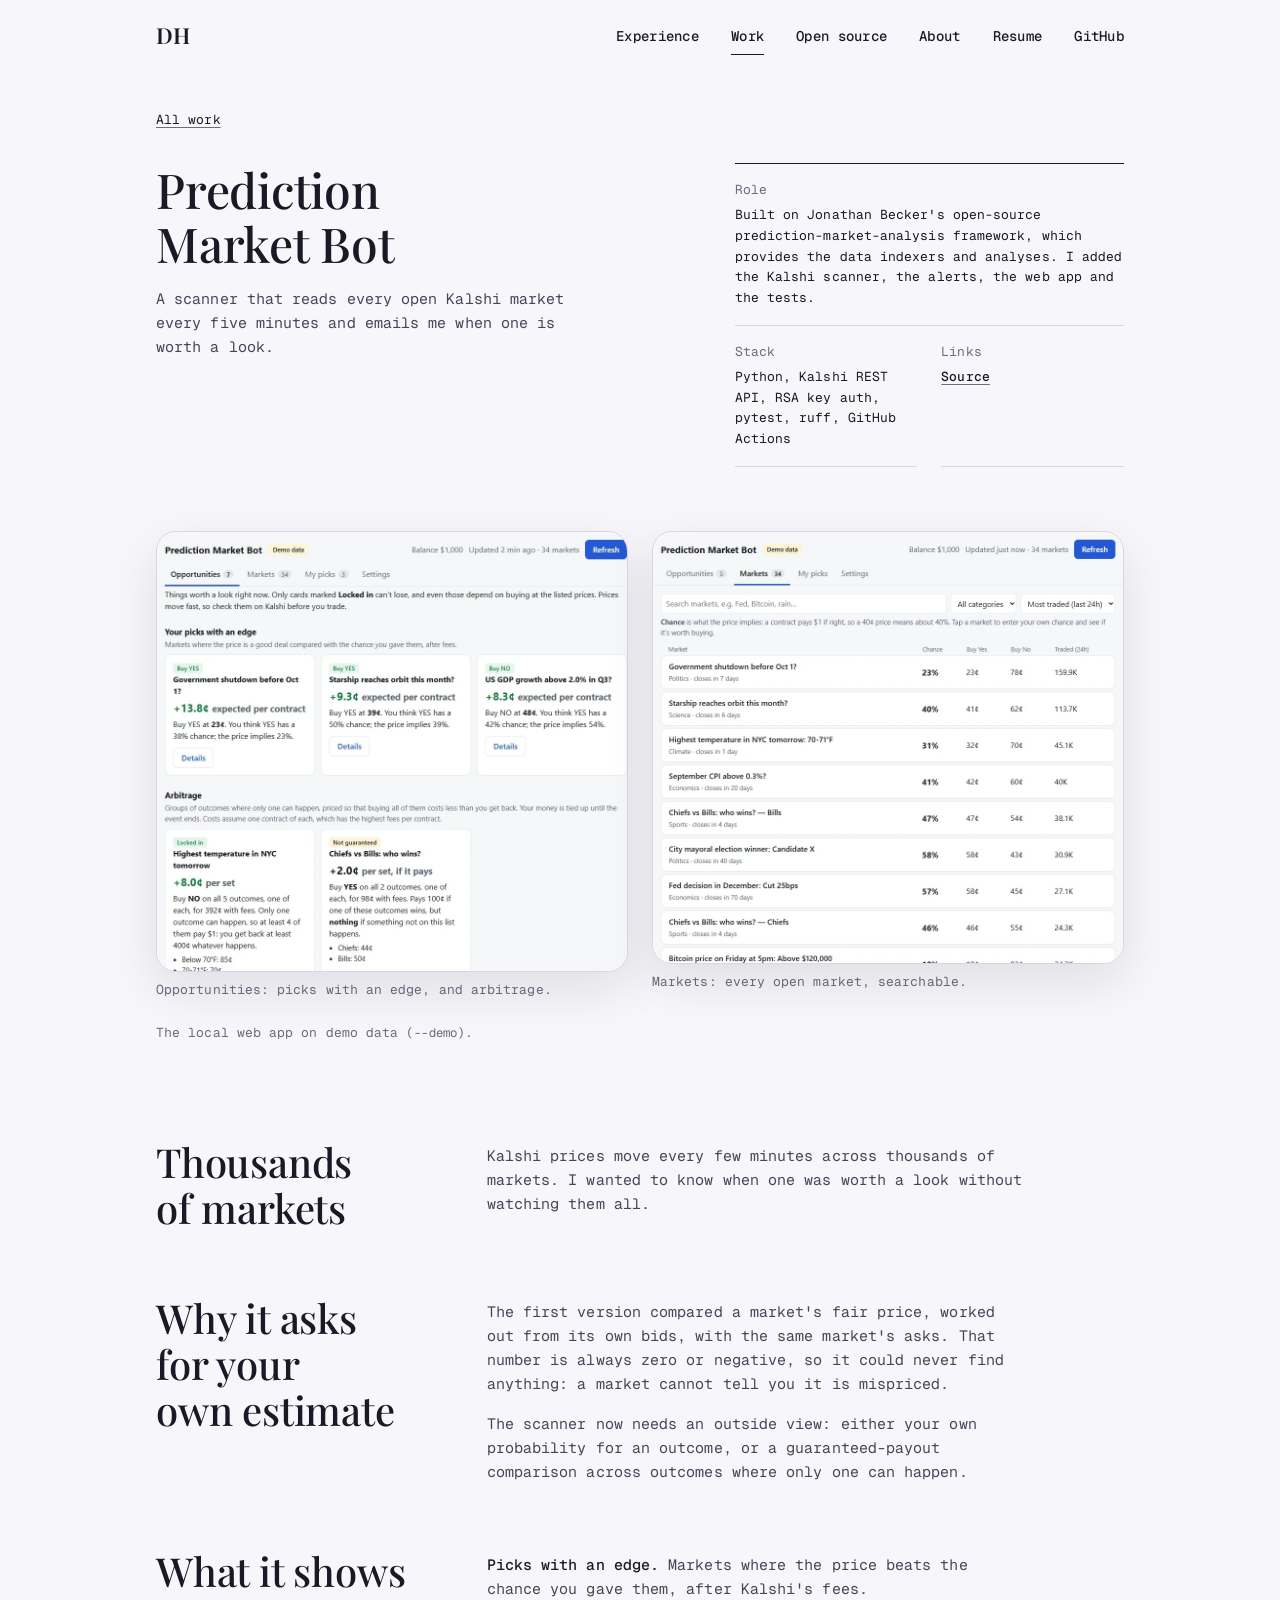
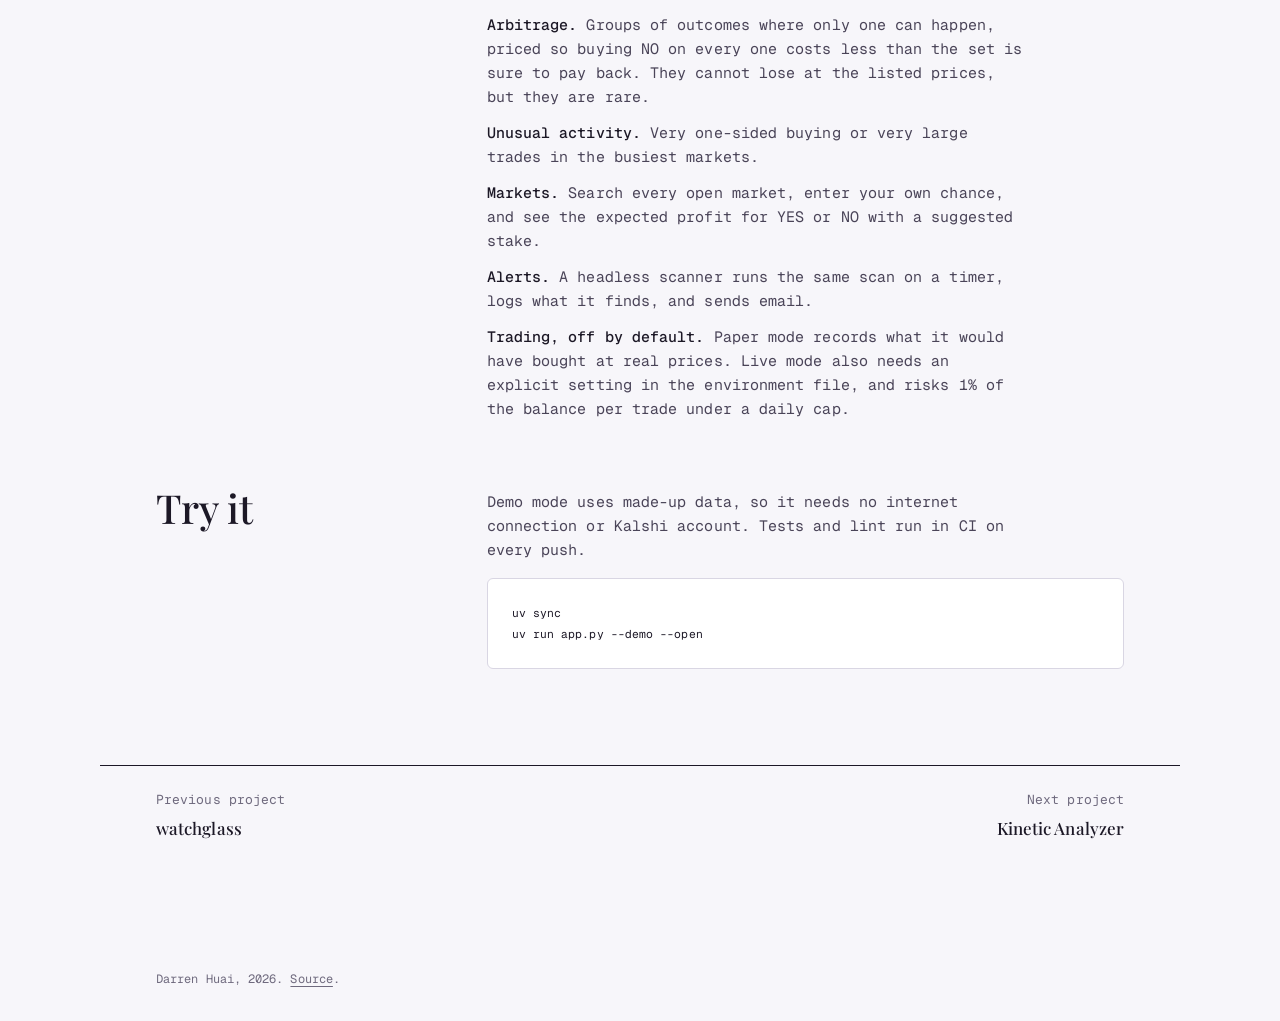
<file: projects/prediction-market-bot.html>
<!DOCTYPE html>
<html lang="en">
<head>
  <meta charset="utf-8">
  <meta name="viewport" content="width=device-width, initial-scale=1">
  <title>Prediction Market Bot, a project by Darren Huai</title>
  <meta name="description" content="Prediction Market Bot by Darren Huai: a Python scanner and local web app for Kalshi prediction markets, with email alerts.">
  <meta name="color-scheme" content="light dark">
  <link rel="canonical" href="https://darrenhuai.github.io/darrenhuai-Portfolio/projects/prediction-market-bot.html">
  <meta property="og:type" content="article">
  <meta property="og:url" content="https://darrenhuai.github.io/darrenhuai-Portfolio/projects/prediction-market-bot.html">
  <meta property="og:title" content="Prediction Market Bot, a project by Darren Huai">
  <meta property="og:description" content="Prediction Market Bot by Darren Huai: a Python scanner and local web app for Kalshi prediction markets, with email alerts.">
  <meta property="og:image" content="https://darrenhuai.github.io/darrenhuai-Portfolio/img/og.png">
  <meta name="twitter:card" content="summary_large_image">
  <link rel="icon" href="../img/favicon.svg" type="image/svg+xml">
  <link rel="preload" href="../fonts/playfair-var.woff2" as="font" type="font/woff2" crossorigin>
  <link rel="preload" href="../fonts/geistmono-var.woff2" as="font" type="font/woff2" crossorigin>
  <script>document.documentElement.classList.add("js")</script>
  <link rel="stylesheet" href="../styles.css">
  <script type="module" src="../js/main.js"></script>
</head>
<body class="page-project">
  <a class="skip-link" href="#main">Skip to content</a>

  <header class="nav">
    <div class="sheet nav-inner">
      <a class="wordmark" href="../index.html" aria-label="Darren Huai, home">DH</a>
      <button type="button" class="menu-button" aria-expanded="false" aria-controls="primary-nav">Menu</button>
      <nav id="primary-nav" class="nav-links" aria-label="Primary">
        <a href="../index.html#experience">Experience</a>
        <a href="../index.html#projects" aria-current="true">Work</a>
        <a href="../index.html#open-source">Open source</a>
        <a href="../index.html#about">About</a>
        <a href="../resume.html">Resume</a>
        <a href="https://github.com/darrenhuai" target="_blank" rel="noopener">GitHub<span class="visually-hidden"> (opens in a new tab)</span></a>
      </nav>
    </div>
  </header>

  <main id="main">
    <article class="project" aria-labelledby="project-title">
      <div class="sheet">
        <p class="back"><a href="../index.html#projects">All work</a></p>
        <header class="project-head">
          <div class="project-intro">
            <h1 id="project-title">Prediction Market Bot</h1>
            <p class="project-lead">A scanner that reads every open Kalshi market every five minutes and emails me when one is worth a look.</p>
          </div>
          <dl class="facts"><div><dt>Role</dt><dd>Built on Jonathan Becker's open-source prediction-market-analysis framework, which provides the data indexers and analyses. I added the Kalshi scanner, the alerts, the web app and the tests.</dd></div><div><dt>Stack</dt><dd>Python, Kalshi REST API, RSA key auth, pytest, ruff, GitHub Actions</dd></div><div><dt>Links</dt><dd><a href="https://github.com/darrenhuai/Prediction-market-bot" target="_blank" rel="noopener">Source<span class="visually-hidden"> for Prediction Market Bot (opens in a new tab)</span></a></dd></div></dl>
        </header>
        <div class="project-media media-pair cover-light-group" data-reveal="stagger">
          <figure><div class="plate" style="aspect-ratio: 964 / 900"><img src="../img/work/kalshi-opportunities.webp" width="964" height="900" decoding="async" alt="The Opportunities tab: picks with an edge, an arbitrage group marked Locked in, and the balance and market count in the header."></div><figcaption class="caption">Opportunities: picks with an edge, and arbitrage.</figcaption></figure>
          <figure><div class="plate" style="aspect-ratio: 980 / 900"><img src="../img/work/kalshi-markets.webp" width="980" height="900" decoding="async" alt="The Markets tab: a searchable list of open markets with the implied chance, the YES and NO prices, and the volume traded in the last day."></div><figcaption class="caption">Markets: every open market, searchable.</figcaption></figure>
          <p class="caption media-note">The local web app on demo data (<code>--demo</code>).</p>
        </div>
      </div>
      <div class="sheet project-body">
        <section class="project-section" data-reveal="rise">
          <h2>Thousands of markets</h2>
          <div class="section-body">
            <p>Kalshi prices move every few minutes across thousands of markets. I wanted to know when one was worth a look without watching them all.</p>
          </div>
        </section>
        <section class="project-section" data-reveal="rise">
          <h2>Why it asks for your own estimate</h2>
          <div class="section-body">
            <p>The first version compared a market's fair price, worked out from its own bids, with the same market's asks. That number is always zero or negative, so it could never find anything: a market cannot tell you it is mispriced.</p>
            <p>The scanner now needs an outside view: either your own probability for an outcome, or a guaranteed-payout comparison across outcomes where only one can happen.</p>
          </div>
        </section>
        <section class="project-section" data-reveal="rise">
          <h2>What it shows</h2>
          <div class="section-body">
            <ul class="feature-list">
              <li><span class="feature-name">Picks with an edge.</span> Markets where the price beats the chance you gave them, after Kalshi's fees.</li>
              <li><span class="feature-name">Arbitrage.</span> Groups of outcomes where only one can happen, priced so buying NO on every one costs less than the set is sure to pay back. They cannot lose at the listed prices, but they are rare.</li>
              <li><span class="feature-name">Unusual activity.</span> Very one-sided buying or very large trades in the busiest markets.</li>
              <li><span class="feature-name">Markets.</span> Search every open market, enter your own chance, and see the expected profit for YES or NO with a suggested stake.</li>
              <li><span class="feature-name">Alerts.</span> A headless scanner runs the same scan on a timer, logs what it finds, and sends email.</li>
              <li><span class="feature-name">Trading, off by default.</span> Paper mode records what it would have bought at real prices. Live mode also needs an explicit setting in the environment file, and risks 1% of the balance per trade under a daily cap.</li>
            </ul>
          </div>
        </section>
        <section class="project-section" data-reveal="rise">
          <h2>Try it</h2>
          <div class="section-body">
            <p>Demo mode uses made-up data, so it needs no internet connection or Kalshi account. Tests and lint run in CI on every push.</p>
            <pre class="code"><code>uv sync
uv run app.py --demo --open</code></pre>
          </div>
        </section>
      </div>

      <nav class="sheet pager" aria-label="More projects">
        <a class="pager-link pager-prev" href="watchglass.html"><span class="pager-label">Previous project</span><span class="pager-title">watchglass</span></a>
        <a class="pager-link pager-next" href="kinetic-analyzer.html"><span class="pager-label">Next project</span><span class="pager-title">Kinetic Analyzer</span></a>
      </nav>
    </article>
  </main>

  <footer class="footer">
    <div class="sheet">
      <p>Darren Huai, 2026. <a href="https://github.com/darrenhuai/darrenhuai-Portfolio" target="_blank" rel="noopener">Source<span class="visually-hidden"> (opens in a new tab)</span></a>.</p>
    </div>
  </footer>
</body>
</html>
</file>
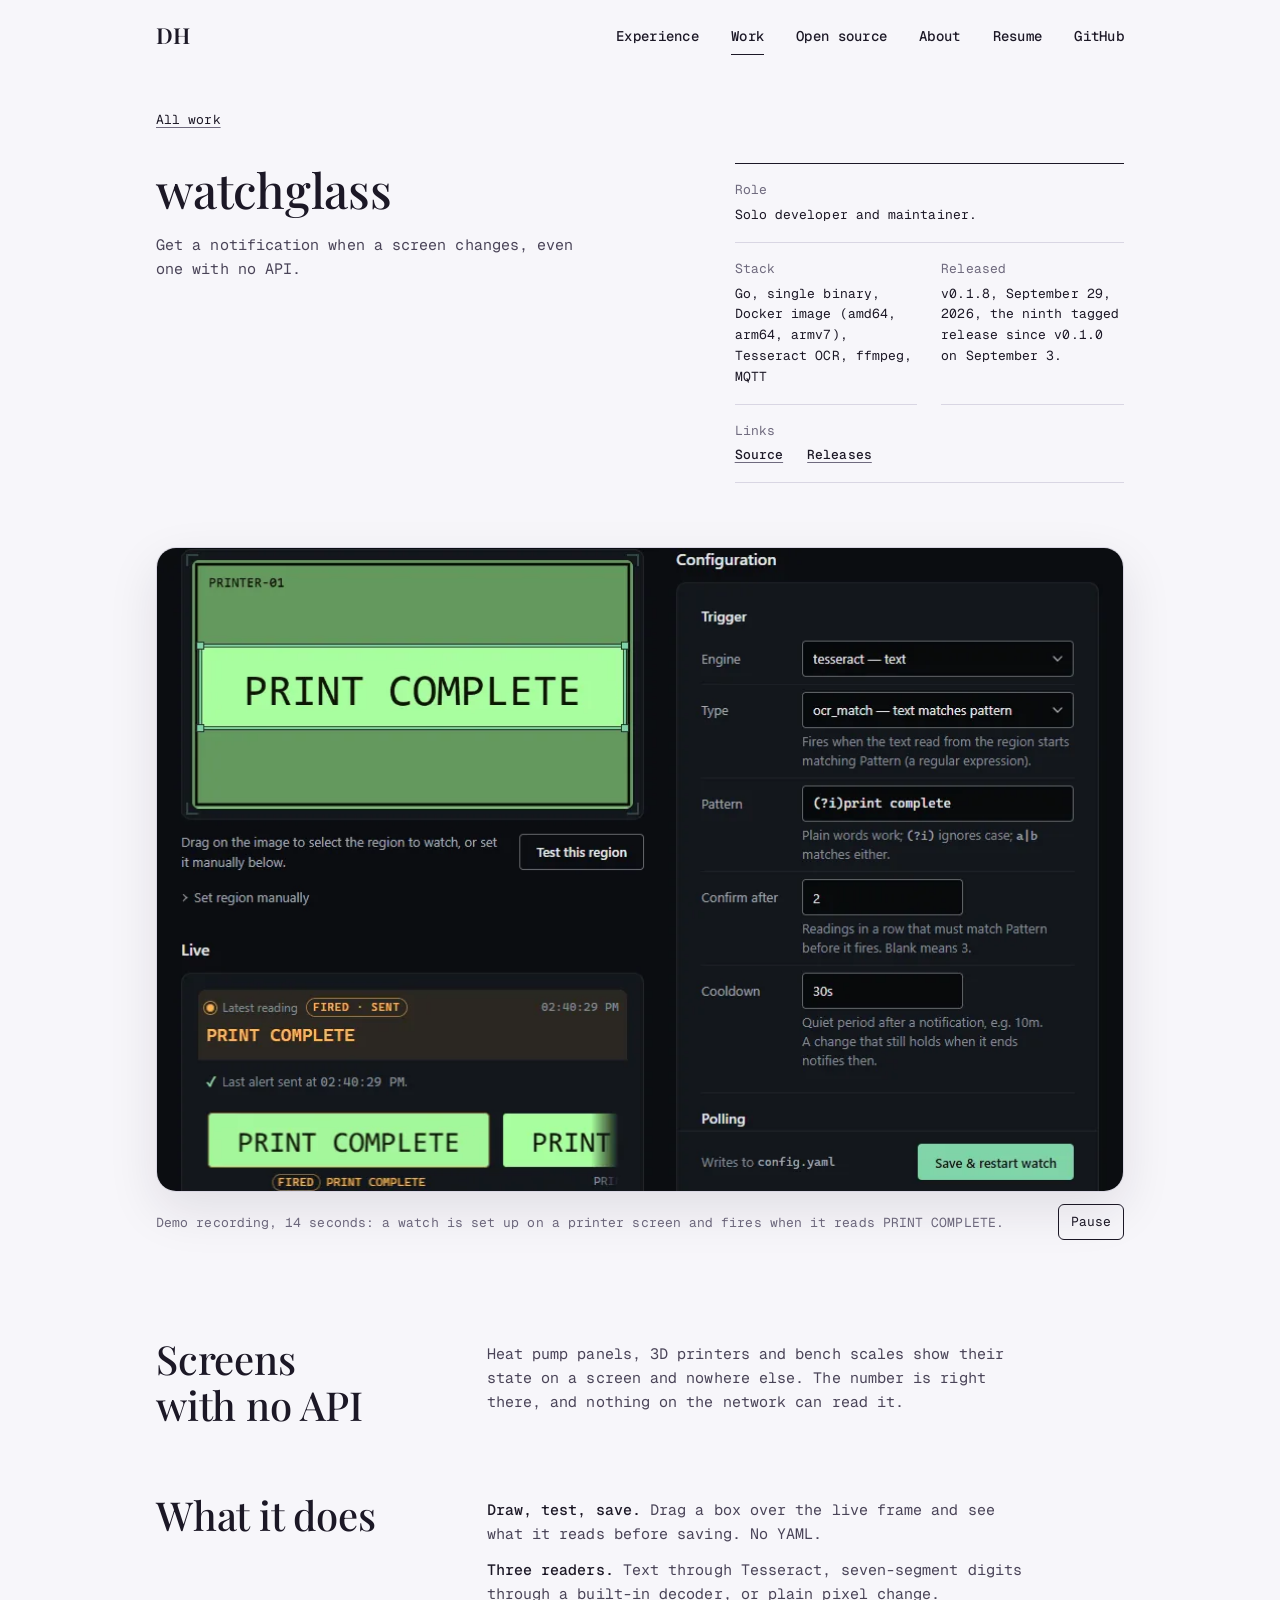
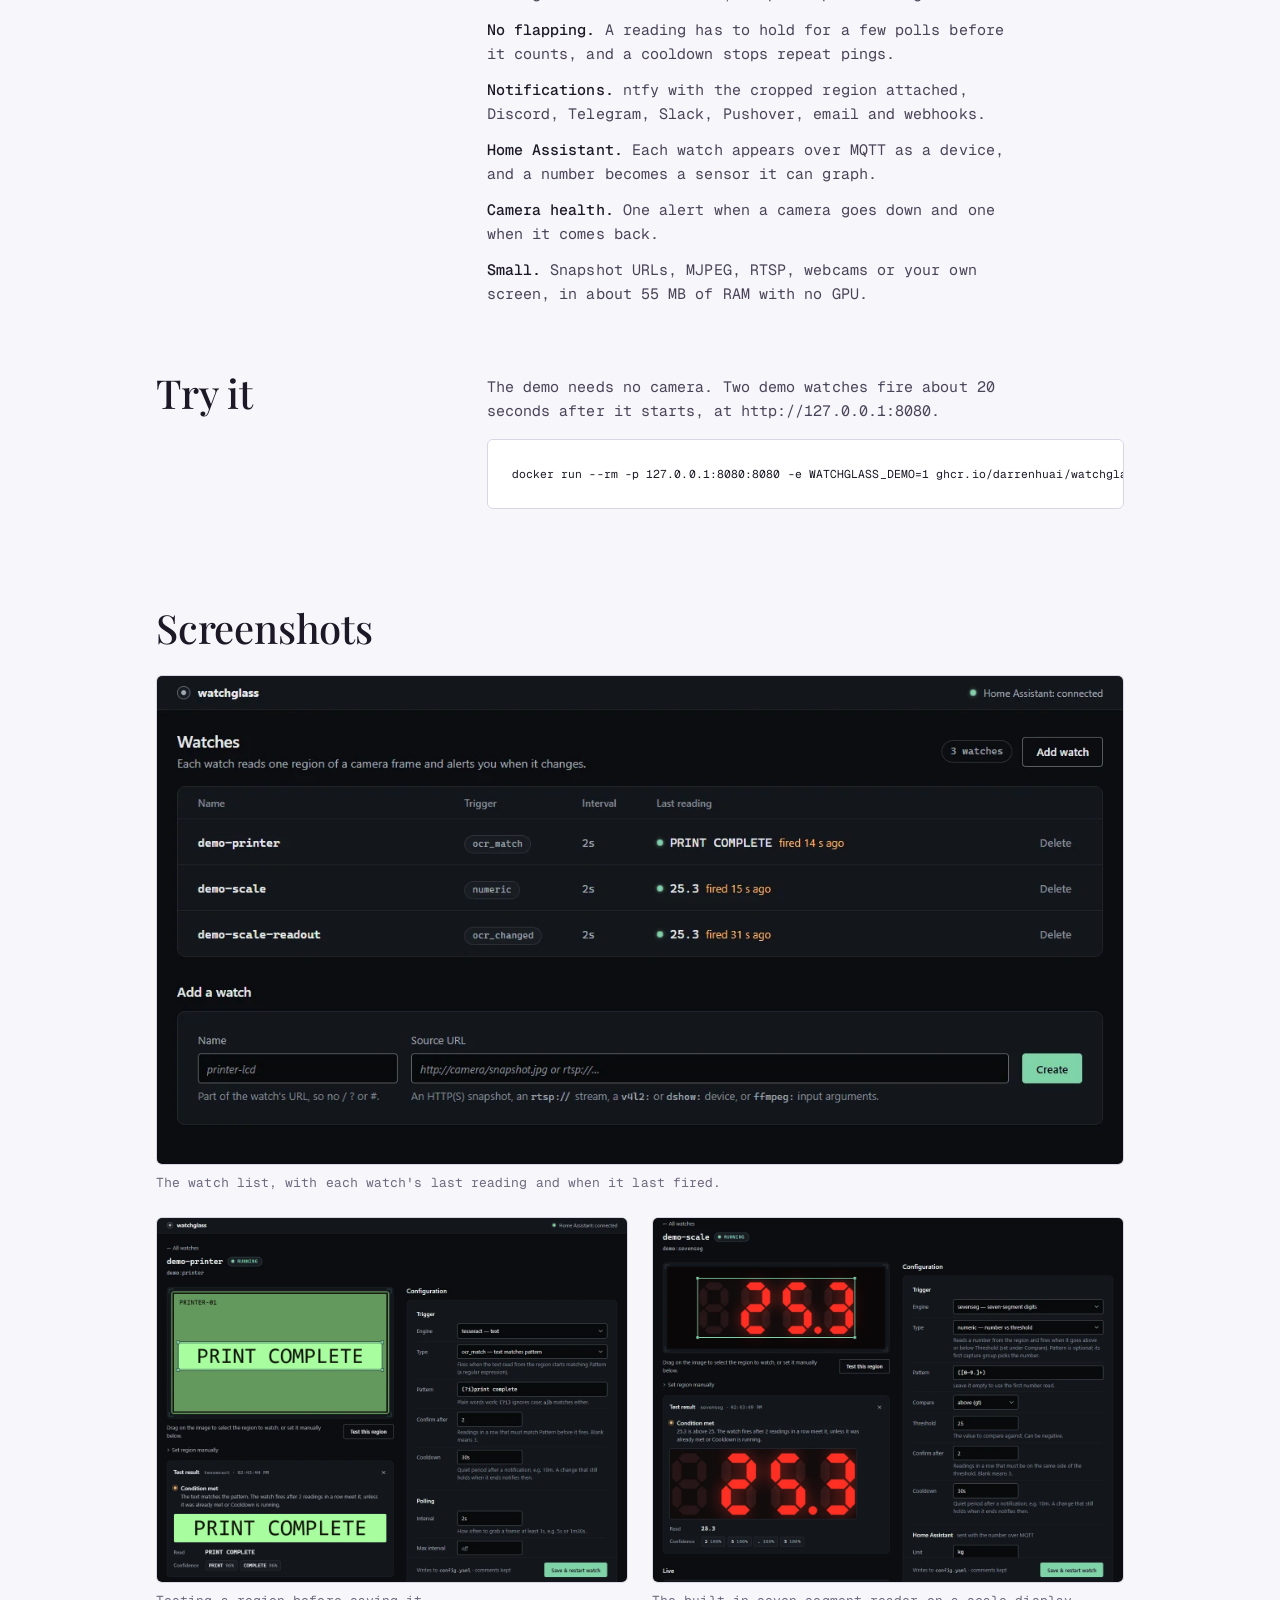
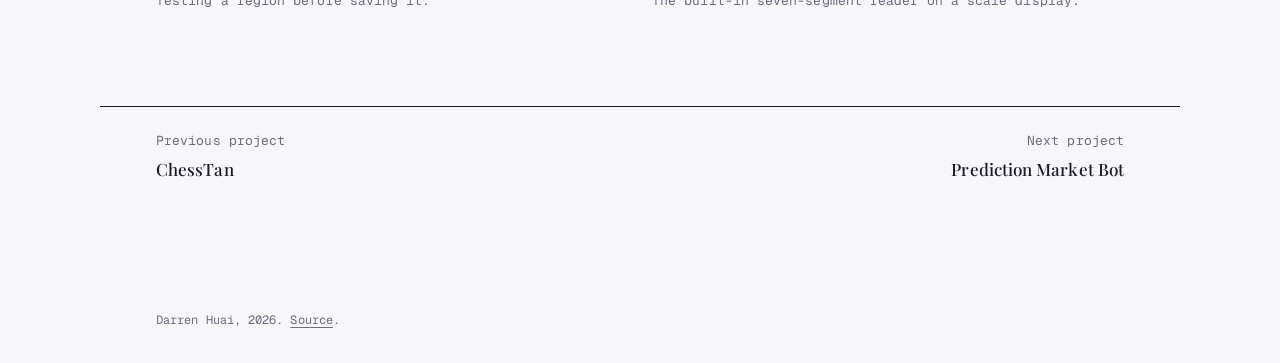
<file: projects/watchglass.html>
<!DOCTYPE html>
<html lang="en">
<head>
  <meta charset="utf-8">
  <meta name="viewport" content="width=device-width, initial-scale=1">
  <title>watchglass, a project by Darren Huai</title>
  <meta name="description" content="watchglass by Darren Huai: a self-hosted Go service that reads a region of any screen through a camera and sends a notification when it changes.">
  <meta name="color-scheme" content="light dark">
  <link rel="canonical" href="https://darrenhuai.github.io/darrenhuai-Portfolio/projects/watchglass.html">
  <meta property="og:type" content="article">
  <meta property="og:url" content="https://darrenhuai.github.io/darrenhuai-Portfolio/projects/watchglass.html">
  <meta property="og:title" content="watchglass, a project by Darren Huai">
  <meta property="og:description" content="watchglass by Darren Huai: a self-hosted Go service that reads a region of any screen through a camera and sends a notification when it changes.">
  <meta property="og:image" content="https://darrenhuai.github.io/darrenhuai-Portfolio/img/og.png">
  <meta name="twitter:card" content="summary_large_image">
  <link rel="icon" href="../img/favicon.svg" type="image/svg+xml">
  <link rel="preload" href="../fonts/playfair-var.woff2" as="font" type="font/woff2" crossorigin>
  <link rel="preload" href="../fonts/geistmono-var.woff2" as="font" type="font/woff2" crossorigin>
  <script>document.documentElement.classList.add("js")</script>
  <link rel="stylesheet" href="../styles.css">
  <script type="module" src="../js/main.js"></script>
</head>
<body class="page-project">
  <a class="skip-link" href="#main">Skip to content</a>

  <header class="nav">
    <div class="sheet nav-inner">
      <a class="wordmark" href="../index.html" aria-label="Darren Huai, home">DH</a>
      <button type="button" class="menu-button" aria-expanded="false" aria-controls="primary-nav">Menu</button>
      <nav id="primary-nav" class="nav-links" aria-label="Primary">
        <a href="../index.html#experience">Experience</a>
        <a href="../index.html#projects" aria-current="true">Work</a>
        <a href="../index.html#open-source">Open source</a>
        <a href="../index.html#about">About</a>
        <a href="../resume.html">Resume</a>
        <a href="https://github.com/darrenhuai" target="_blank" rel="noopener">GitHub<span class="visually-hidden"> (opens in a new tab)</span></a>
      </nav>
    </div>
  </header>

  <main id="main">
    <article class="project" aria-labelledby="project-title">
      <div class="sheet">
        <p class="back"><a href="../index.html#projects">All work</a></p>
        <header class="project-head">
          <div class="project-intro">
            <h1 id="project-title">watchglass</h1>
            <p class="project-lead">Get a notification when a screen changes, even one with no API.</p>
          </div>
          <dl class="facts"><div><dt>Role</dt><dd>Solo developer and maintainer.</dd></div><div><dt>Stack</dt><dd>Go, single binary, Docker image (amd64, arm64, armv7), Tesseract OCR, ffmpeg, MQTT</dd></div><div><dt>Released</dt><dd>v0.1.8, September 29, 2026, the ninth tagged release since v0.1.0 on September 3.</dd></div><div><dt>Links</dt><dd><a href="https://github.com/darrenhuai/watchglass" target="_blank" rel="noopener">Source<span class="visually-hidden"> for watchglass (opens in a new tab)</span></a> <a href="https://github.com/darrenhuai/watchglass/releases/latest" target="_blank" rel="noopener">Releases<span class="visually-hidden"> for watchglass (opens in a new tab)</span></a></dd></div></dl>
        </header>
        <figure class="project-media">
          <div class="plate" style="aspect-ratio: 960 / 640"><video class="demo-video" controls muted playsinline preload="metadata" poster="../img/work/watchglass-demo-still.webp" width="960" height="640" aria-label="watchglass region editor: a camera view of a printer status panel with the read region outlined and the decoded text PRINT COMPLETE beside it."><source src="../img/work/watchglass-demo.mp4" type="video/mp4"></video></div>
          <figcaption class="plate-meta">
            <span class="caption">Demo recording, 14 seconds: a watch is set up on a printer screen and fires when it reads PRINT COMPLETE.</span>
            <button type="button" class="replay" data-replay data-label="Play demo">Play demo</button>
          </figcaption>
        </figure>
      </div>
      <div class="sheet project-body">
        <section class="project-section" data-reveal="rise">
          <h2>Screens with no API</h2>
          <div class="section-body">
            <p>Heat pump panels, 3D printers and bench scales show their state on a screen and nowhere else. The number is right there, and nothing on the network can read it.</p>
          </div>
        </section>
        <section class="project-section" data-reveal="rise">
          <h2>What it does</h2>
          <div class="section-body">
            <ul class="feature-list">
              <li><span class="feature-name">Draw, test, save.</span> Drag a box over the live frame and see what it reads before saving. No YAML.</li>
              <li><span class="feature-name">Three readers.</span> Text through Tesseract, seven-segment digits through a built-in decoder, or plain pixel change.</li>
              <li><span class="feature-name">No flapping.</span> A reading has to hold for a few polls before it counts, and a cooldown stops repeat pings.</li>
              <li><span class="feature-name">Notifications.</span> ntfy with the cropped region attached, Discord, Telegram, Slack, Pushover, email and webhooks.</li>
              <li><span class="feature-name">Home Assistant.</span> Each watch appears over MQTT as a device, and a number becomes a sensor it can graph.</li>
              <li><span class="feature-name">Camera health.</span> One alert when a camera goes down and one when it comes back.</li>
              <li><span class="feature-name">Small.</span> Snapshot URLs, MJPEG, RTSP, webcams or your own screen, in about 55 MB of RAM with no GPU.</li>
            </ul>
          </div>
        </section>
        <section class="project-section" data-reveal="rise">
          <h2>Try it</h2>
          <div class="section-body">
            <p>The demo needs no camera. Two demo watches fire about 20 seconds after it starts, at http://127.0.0.1:8080.</p>
            <pre class="code"><code>docker run --rm -p 127.0.0.1:8080:8080 -e WATCHGLASS_DEMO=1 ghcr.io/darrenhuai/watchglass</code></pre>
          </div>
        </section>
      </div>
      <section class="sheet gallery" aria-labelledby="gallery-title">
        <h2 id="gallery-title">Screenshots</h2>
        <div class="gallery-grid gallery-cols-2" data-reveal="stagger">
          <figure class="gallery-item gallery-wide"><div class="plate" style="aspect-ratio: 1160 / 587"><img src="../img/work/watchglass-dashboard.webp" width="1160" height="587" loading="lazy" decoding="async" alt="The watch list: three watches on the built-in demo cameras with their last readings and when each last fired."></div><figcaption class="caption">The watch list, with each watch's last reading and when it last fired.</figcaption></figure>
          <figure class="gallery-item"><div class="plate" style="aspect-ratio: 1160 / 900"><img src="../img/work/watchglass-region-editor.webp" width="1160" height="900" loading="lazy" decoding="async" alt="A watch's detail page: a box drawn over PRINT COMPLETE on a printer screen, and a test result that reads PRINT COMPLETE at 96% confidence."></div><figcaption class="caption">Testing a region before saving it.</figcaption></figure>
          <figure class="gallery-item"><div class="plate" style="aspect-ratio: 1160 / 900"><img src="../img/work/watchglass-sevenseg.webp" width="1160" height="900" loading="lazy" decoding="async" alt="The built-in seven-segment reader on an LED scale display: the test reads 25.3, above the threshold of 25."></div><figcaption class="caption">The built-in seven-segment reader on a scale display.</figcaption></figure>
        </div>
      </section>
      <nav class="sheet pager" aria-label="More projects">
        <a class="pager-link pager-prev" href="chesstan.html"><span class="pager-label">Previous project</span><span class="pager-title">ChessTan</span></a>
        <a class="pager-link pager-next" href="prediction-market-bot.html"><span class="pager-label">Next project</span><span class="pager-title">Prediction Market Bot</span></a>
      </nav>
    </article>
  </main>

  <footer class="footer">
    <div class="sheet">
      <p>Darren Huai, 2026. <a href="https://github.com/darrenhuai/darrenhuai-Portfolio" target="_blank" rel="noopener">Source<span class="visually-hidden"> (opens in a new tab)</span></a>.</p>
    </div>
  </footer>
</body>
</html>
</file>
<file: styles.css>
/* Darren Huai portfolio. A serif-and-mono editorial page: hairlines, numbered rows, a lot of air,
   and two soft violet-blue washes. Tokens in DESIGN.md. */

/* ---------- Fonts (self-hosted, OFL) ---------- */
@font-face {
  font-family: "Playfair Display";
  src: url("fonts/playfair-var.woff2") format("woff2");
  font-weight: 400 900;
  font-display: swap;
}
@font-face {
  font-family: "Playfair Display";
  src: url("fonts/playfair-italic-var.woff2") format("woff2");
  font-weight: 400 900;
  font-style: italic;
  font-display: swap;
}
@font-face {
  font-family: "Geist Mono";
  src: url("fonts/geistmono-var.woff2") format("woff2");
  font-weight: 100 900;
  font-display: swap;
}

/* ---------- Tokens ---------- */
:root {
  color-scheme: light dark;

  --bg: #f7f6fa;
  --surface: #ffffff;
  --surface-2: #efedf5;
  --ink: #1c1826;
  --ink-2: #4a4458;
  --muted: #6f6a7e;
  --line: #1c1826;
  --line-soft: #d9d6e3;
  --accent: #5b3df0;
  --accent-hover: #4a2fd6;
  --accent-ink: #ffffff;
  --blue: #3d6bff;
  --lavender: #c9c0ff;
  --magenta: #a855f7;
  --shadow-plate: 0 18px 50px rgba(28, 24, 38, 0.10);

  --bg-hex: #f7f6fa;
  --surface-hex: #ffffff;
  --ink-hex: #1c1826;
  --accent-hex: #5b3df0;

  --font-serif: "Playfair Display", "Iowan Old Style", "Palatino Linotype", Georgia, serif;
  --font-mono: "Geist Mono", ui-monospace, "Cascadia Mono", Consolas, "Liberation Mono", monospace;

  --t-2: 0.75rem;
  --t-1: 0.8125rem;
  --t0: 0.9375rem;
  --t1: 1.0625rem;
  --t2: clamp(1.875rem, 1.4rem + 1.8vw, 2.5rem);
  --t3: clamp(2rem, 1.5rem + 2.2vw, 3rem);
  --t4: clamp(2.5rem, 1.6rem + 4vw, 4.5rem);

  --s1: 4px;
  --s2: 8px;
  --s3: 12px;
  --s4: 16px;
  --s5: 24px;
  --s6: 32px;
  --s7: 48px;
  --s8: 64px;
  --s9: 96px;
  --s10: 128px;
  --section-y: clamp(4rem, 3rem + 4vw, 6rem);
  --gutter: clamp(1.25rem, 5vw, 3.5rem);
  --nav-h: 72px;
  --radius: 20px;
  --radius-sm: 6px;

  --ease-out: cubic-bezier(0.16, 1, 0.3, 1);
  --dur-fast: 120ms;
  --dur-base: 180ms;

  --z-canvas: 1;
  --z-menu: 40;
  --z-nav: 50;
  --z-skip: 100;
}
@media (prefers-color-scheme: dark) {
  :root {
    --bg: #15121c;
    --surface: #1d1927;
    --surface-2: #231e30;
    --ink: #f1eef7;
    --ink-2: #c6c0d6;
    --muted: #9893a8;
    --line: #f1eef7;
    --line-soft: #312c3f;
    --accent: #8b73ff;
    --accent-hover: #a08fff;
    --accent-ink: #120d1f;
    --blue: #6b8dff;
    --lavender: #4a3f8a;
    --magenta: #b57cff;
    --shadow-plate: 0 18px 50px rgba(0, 0, 0, 0.45);

    --bg-hex: #15121c;
    --surface-hex: #231e30;
    --ink-hex: #f1eef7;
    --accent-hex: #8b73ff;
  }
}

/* ---------- Base ---------- */
*,
*::before,
*::after { box-sizing: border-box; }

html {
  -webkit-text-size-adjust: 100%;
  text-size-adjust: 100%;
  scroll-padding-top: var(--s6);
  overflow-x: clip;
}
@media (prefers-reduced-motion: no-preference) {
  html { scroll-behavior: smooth; }
}
body {
  margin: 0;
  overflow-x: clip;
  background: var(--bg);
  color: var(--ink);
  font-family: var(--font-mono);
  font-size: var(--t0);
  font-weight: 400;
  line-height: 1.6;
  letter-spacing: 0.005em;
  -webkit-font-smoothing: antialiased;
  text-rendering: optimizeLegibility;
}
html.menu-open body { overflow: hidden; }

h1, h2, h3, h4, p, dl, dd, dt, ul, ol, figure { margin: 0; }
ul { padding: 0; list-style: none; }
img, video, svg, canvas { display: block; max-width: 100%; }
img, video { height: auto; }
button { font: inherit; color: inherit; }
strong { font-weight: 600; }

h1, h2, h3 {
  font-family: var(--font-serif);
  font-weight: 500;
  letter-spacing: -0.005em;
  text-wrap: balance;
}
h1 { font-size: var(--t4); line-height: 1.12; }
h2 { font-size: var(--t3); line-height: 1.15; }
h3 { font-size: var(--t2); line-height: 1.18; }
p { text-wrap: pretty; }

::selection { background: var(--lavender); color: var(--ink); }

a {
  color: inherit;
  text-decoration-line: underline;
  text-decoration-thickness: 1px;
  text-decoration-color: var(--muted);
  text-underline-offset: 0.25em;
  transition: text-decoration-color var(--dur-fast) var(--ease-out), color var(--dur-fast) var(--ease-out);
}
a:hover { text-decoration-color: var(--accent); color: var(--accent); }
:focus-visible {
  outline: 2px solid var(--accent);
  outline-offset: 3px;
}
code {
  font-family: var(--font-mono);
  font-size: 0.95em;
}

.visually-hidden {
  position: absolute !important;
  width: 1px;
  height: 1px;
  padding: 0;
  margin: -1px;
  overflow: hidden;
  clip-path: inset(50%);
  white-space: nowrap;
  border: 0;
}
.skip-link {
  position: fixed;
  left: var(--s4);
  top: var(--s4);
  z-index: var(--z-skip);
  padding: var(--s3) var(--s4);
  background: var(--ink);
  color: var(--bg);
  text-decoration: none;
  transform: translateY(-200%);
}
.skip-link:focus { transform: none; }

.sheet {
  width: 100%;
  max-width: 1080px;
  margin-inline: auto;
  padding-inline: var(--gutter);
}
.section { padding-block: var(--section-y); }
.section-title {
  max-inline-size: none;
  padding-bottom: var(--s4);
  border-bottom: 1px solid var(--line);
  font-size: clamp(1.5rem, 1.2rem + 1vw, 2rem);
}
.lead {
  margin-top: var(--s5);
  max-inline-size: 56ch;
  color: var(--ink);
}
.caption {
  font-size: var(--t-1);
  line-height: 1.5;
  color: var(--muted);
}
.rule { height: 1px; border: 0; margin: 0; background: var(--line); }
.links { display: flex; flex-wrap: wrap; gap: var(--s2) var(--s5); font-size: 0.875rem; }
.links a { display: inline-block; padding-block: 10px; margin-block: -10px; font-weight: 500; letter-spacing: 0.02em; }

/* ---------- Buttons: mono, hairline, a quiet rectangle ---------- */
.button {
  display: inline-flex;
  align-items: center;
  justify-content: center;
  min-height: 44px;
  padding: 0 var(--s5);
  border: 1px solid var(--line);
  border-radius: var(--radius-sm);
  font-size: var(--t-1);
  font-weight: 500;
  line-height: 1;
  text-decoration: none;
  white-space: nowrap;
  transition: background-color var(--dur-base) var(--ease-out), color var(--dur-base) var(--ease-out), border-color var(--dur-base) var(--ease-out);
}
.button:hover { text-decoration: none; }
.button-primary { background: transparent; color: var(--ink); }
.button-primary:hover { border-color: var(--accent); color: var(--accent); }
.button-secondary { background: transparent; color: var(--ink); }
.button-secondary:hover { border-color: var(--accent); color: var(--accent); }
.actions { display: flex; flex-wrap: wrap; gap: var(--s3); margin-top: var(--s6); }

/* ---------- Nav ---------- */
.nav {
  position: relative;
  z-index: var(--z-nav);
  height: var(--nav-h);
  background: transparent;
}
.nav-inner {
  height: 100%;
  display: flex;
  align-items: center;
  justify-content: space-between;
  gap: var(--s5);
}
.wordmark {
  font-family: var(--font-serif);
  font-size: 1.375rem;
  font-weight: 600;
  letter-spacing: -0.01em;
  text-decoration: none;
  white-space: nowrap;
}
.wordmark:hover { color: var(--accent); }
.nav-links { display: flex; align-items: center; gap: var(--s6); }
.nav-links a {
  position: relative;
  padding-block: var(--s2);
  font-size: 0.875rem;
  font-weight: 500;
  letter-spacing: 0.02em;
  color: var(--ink);
  text-decoration: none;
  white-space: nowrap;
}
.nav-links a::after {
  content: "";
  position: absolute;
  left: 0;
  right: 0;
  bottom: 0;
  height: 1px;
  background: var(--ink);
  transform: scaleX(0);
  transform-origin: left;
  transition: transform var(--dur-fast) var(--ease-out);
}
.nav-links a:hover { color: var(--accent); }
.nav-links a:hover::after,
.nav-links a[aria-current]::after { transform: scaleX(1); }
.nav-links a[aria-current] { color: var(--ink); }

.menu-button {
  display: none;
  min-height: 40px;
  min-width: 64px;
  padding: 0 var(--s3);
  background: transparent;
  border: 1px solid var(--line);
  border-radius: var(--radius-sm);
  font-size: var(--t-1);
  cursor: pointer;
}
@media (max-width: 919px) {
  .js .nav { position: sticky; top: 0; background: var(--bg); }
  .js .menu-button { display: inline-flex; align-items: center; justify-content: center; }
  .js .nav-links {
    position: absolute;
    top: var(--nav-h);
    left: 0;
    right: 0;
    z-index: var(--z-menu);
    flex-direction: column;
    align-items: stretch;
    gap: 0;
    padding: var(--s3) var(--gutter) var(--s6);
    max-height: calc(100dvh - var(--nav-h));
    overflow-y: auto;
    background: var(--bg);
    border-bottom: 1px solid var(--line);
    visibility: hidden;
    opacity: 0;
    transform: translateY(-8px);
    transition: opacity var(--dur-base) var(--ease-out), transform var(--dur-base) var(--ease-out), visibility 0s linear var(--dur-base);
  }
  .js .nav-links.is-open { visibility: visible; opacity: 1; transform: none; transition-delay: 0s; }
  .js .nav-links a { display: flex; align-items: center; min-height: 52px; font-size: var(--t0); border-bottom: 1px solid var(--line-soft); }
  .js .nav-links a::after { display: none; }
  .js .nav-links a[aria-current] { color: var(--accent); }
}

/* ---------- Hero ---------- */
.hero { position: relative; padding-block: clamp(2rem, 5vw, 4.5rem) clamp(3rem, 6vw, 5rem); overflow-x: clip; overflow-y: visible; }
.hero-grid { display: grid; gap: var(--s7); align-items: center; }
.hero-copy h1 { max-inline-size: 24ch; font-size: clamp(2.375rem, 1.3rem + 3.2vw, 3.375rem); }
.hero-text { margin-top: var(--s6); max-inline-size: 50ch; font-size: var(--t1); line-height: 1.65; color: var(--ink); }
.hero-text p + p { margin-top: var(--s4); }
.hero-links { margin-top: var(--s6); }

/* the wash and the tick marks: a soft violet-blue cloud with a canvas of leaning dashes over it */
.field-box {
  position: relative;
  width: min(100%, 420px);
  aspect-ratio: 1;
  margin-inline: auto;
}
.field-box::before {
  content: "";
  position: absolute;
  inset: -75% -110% -45% -5%;
  background:
    radial-gradient(ellipse 48% 44% at 48% 42%, var(--accent) 0%, color-mix(in srgb, var(--accent) 55%, transparent) 45%, transparent 100%),
    radial-gradient(ellipse 40% 42% at 78% 62%, var(--blue) 0%, transparent 100%),
    radial-gradient(ellipse 34% 30% at 30% 82%, var(--magenta) 0%, transparent 100%);
  opacity: 0.95;
  filter: blur(46px);
  pointer-events: none;
}
.field-box canvas,
.field-box svg {
  position: relative;
  z-index: var(--z-canvas);
  width: 100%;
  height: 100%;
}
/* the portrait as a byline: a small plate above the headline */
.hero-copy .hero-portrait {
  width: 136px;
  aspect-ratio: 4 / 5;
  margin-bottom: var(--s6);
  border-radius: 14px;
  border-color: var(--line-soft);
  box-shadow: 0 10px 28px rgba(28, 24, 38, 0.12);
}
.hero-copy .hero-portrait img { object-position: 50% 28%; }
.hero-rule { margin-top: clamp(3rem, 6vw, 5rem); }
@media (min-width: 900px) {
  .hero-grid { grid-template-columns: minmax(0, 8fr) minmax(0, 4fr); column-gap: var(--s7); min-height: 440px; }
  .field-box { margin-inline: 0 0; justify-self: end; }
}
@media (min-width: 1024px) {
  .hero-grid { grid-template-columns: minmax(0, 1fr) 400px; column-gap: var(--s6); }
  .field-box { width: 400px; }
}

/* ---------- Rows: the numbered editorial rows used for experience and work ---------- */
.rows { margin-top: 0; }
.row {
  position: relative;
  display: grid;
  gap: var(--s6);
  padding-block: var(--s8);
}
.work-row { padding-block: var(--s9); }
.row:first-child { padding-top: var(--s7); }
.row-head { display: grid; grid-template-columns: minmax(0, 1fr) auto; column-gap: var(--s5); align-items: end; }
.row-title { grid-column: 1; max-inline-size: none; }
.row-title a { text-decoration: none; }
.row-title a:hover { color: var(--accent); }
.row-sub { display: block; }
.row-index {
  grid-column: 2;
  align-self: stretch;
  display: flex;
  align-items: center;
  padding-left: var(--s6);
  padding-right: var(--s5);
  padding-bottom: var(--s3);
  border-left: 1px solid var(--line);
  font-size: var(--t0);
  font-weight: 500;
  letter-spacing: 0.06em;
  color: var(--ink);
}
.row-rule { grid-column: 1 / -1; height: 1px; margin-top: var(--s4); background: var(--line); }
.row-meta { grid-column: 1 / -1; margin-top: var(--s4); font-size: var(--t-1); color: var(--muted); }
.row-lead { grid-column: 1 / -1; margin-top: var(--s5); max-inline-size: 48ch; font-size: 1rem; line-height: 1.55; color: var(--ink); }
.row-body { max-inline-size: 52ch; color: var(--ink); }
@media (min-width: 900px) {
  .row { grid-template-columns: minmax(0, 3fr) minmax(0, 2fr); column-gap: var(--s8); align-items: center; }
  .row-media { justify-self: end; }
}
@media (min-width: 1024px) {
  .row { grid-template-columns: minmax(0, 1fr) 440px; column-gap: var(--s9); }
}

/* ---------- Work rows: the row is one link to the project page ---------- */
.work-row .card-link::after { content: ""; position: absolute; inset: 0; z-index: 2; }
.work-row .card-link:focus-visible { outline: none; }
.work-row:has(.card-link:focus-visible) { outline: 2px solid var(--accent); outline-offset: 8px; border-radius: 2px; }
.work-row:hover .row-title { color: var(--accent); }
.row-media .caption { margin-top: var(--s3); }

/* ---------- Plates: media frames ---------- */
.plate {
  position: relative;
  overflow: hidden;
  border-radius: var(--radius);
  border: 1px solid var(--line-soft);
  background: var(--surface);
  box-shadow: var(--shadow-plate);
}
.plate img,
.plate video { width: 100%; height: 100%; object-fit: cover; }
.row-media { width: 100%; max-width: 440px; }
.work-media .plate { width: 100%; aspect-ratio: 4 / 3; }
.work-media .plate > img { transition: transform 400ms var(--ease-out); }
.work-row:hover .work-media .plate > img { transform: scale(1.02); }
[data-hover-video] > video {
  position: absolute;
  inset: 0;
  width: 100%;
  height: 100%;
  object-fit: cover;
  opacity: 0;
  pointer-events: none;
  transition: opacity 250ms var(--ease-out);
}
[data-hover-video].is-playing > video { opacity: 1; }

/* the live ChessTan board */
.cover-board { background: var(--bg); box-shadow: none; border-color: transparent; }
.cover-board picture,
.cover-board img { position: absolute; inset: 0; width: 100%; height: 100%; object-fit: contain; }
.cover-board picture { transition: opacity 300ms var(--ease-out); }
.cover-board canvas {
  position: absolute;
  inset: 0;
  z-index: var(--z-canvas);
  width: 100%;
  height: 100%;
  opacity: 0;
  transition: opacity 300ms var(--ease-out);
}
.cover-board.is-live canvas { opacity: 1; }
.cover-board.is-live picture { opacity: 0; }
.work-media .cover-board { aspect-ratio: 4 / 3; }

/* two phone captures side by side, like a pair of devices */
.cover-phones {
  display: flex;
  align-items: center;
  justify-content: center;
  gap: var(--s4);
  padding: var(--s5);
  background: var(--surface-2);
  box-shadow: none;
}
.cover-phones img { width: auto; height: 100%; max-height: 100%; border: 1px solid var(--line-soft); border-radius: 14px; }
@media (max-width: 599px) {
  .work-media .cover-phones { aspect-ratio: 1; }
}

/* a plate of text: a spec sheet or a few lines of code */
.cover-text {
  display: grid;
  align-content: center;
  padding: var(--s6);
  font-size: var(--t-1);
  line-height: 1.7;
  color: var(--ink-2);
  background: var(--surface);
}
.cover-text dl { display: grid; grid-template-columns: auto minmax(0, 1fr); column-gap: var(--s4); row-gap: var(--s1); }
.cover-text dt { color: var(--muted); }
.cover-text dd { color: var(--ink); }
.cover-text pre { margin: 0; overflow: hidden; white-space: pre; font-size: var(--t-2); color: var(--ink); }

/* ---------- Experience rows ---------- */
.role-head .row-title { font-size: var(--t2); }

/* ---------- Smaller repositories ---------- */
.small-repos { margin-top: var(--s9); padding-top: var(--s6); border-top: 1px solid var(--line); max-inline-size: 64ch; }
.small-repos h3 { font-size: var(--t1); font-family: var(--font-mono); font-weight: 500; }
.repo-list { display: grid; gap: var(--s3); margin-top: var(--s4); color: var(--ink-2); }
.repo-list a { font-weight: 500; color: var(--ink); }

/* ---------- Open source ---------- */
.oss-cols { display: grid; gap: var(--s8); margin-top: var(--s8); }
.oss-col h3 { font-family: var(--font-mono); font-size: var(--t1); font-weight: 500; line-height: 1.3; }
.oss-col h3 a { text-decoration-color: var(--muted); }
.count { margin-left: var(--s3); font-size: var(--t-1); font-weight: 400; color: var(--muted); }
.oss-desc { margin-top: var(--s2); color: var(--ink); }
.oss-list { margin-top: var(--s4); border-top: 1px solid var(--line); }
.oss-list li { padding-block: var(--s3); border-bottom: 1px solid var(--line-soft); font-size: var(--t-1); }
.oss-list a { display: inline; }
.oss-note { margin-top: var(--s6); max-inline-size: 60ch; color: var(--ink); }
@media (min-width: 900px) {
  .oss-cols { grid-template-columns: repeat(2, minmax(0, 1fr)); column-gap: var(--s9); }
}
.diff { margin-top: var(--s8); max-inline-size: 86ch; }
.diff .code { margin-top: var(--s4); }
.diff del,
.diff ins { text-decoration: none; }
.diff del { color: var(--muted); }
.diff ins { color: var(--ink); }
.diff .diff-file { color: var(--accent); font-weight: 500; }
.diff .caption { margin-top: var(--s3); }
.code {
  margin: 0;
  padding: var(--s5);
  overflow-x: auto;
  border: 1px solid var(--line-soft);
  border-radius: var(--radius-sm);
  background: var(--surface);
  font-family: var(--font-mono);
  font-size: var(--t-2);
  line-height: 1.7;
}

/* ---------- Skills ---------- */
.skills-text { margin-top: var(--s6); max-inline-size: 56ch; }
.skills-text p + p { margin-top: var(--s4); }

/* ---------- Resume strip ---------- */
.resume-strip { display: grid; gap: var(--s5); padding-block: var(--s7); border-top: 1px solid var(--line); border-bottom: 1px solid var(--line); }
.resume-strip .lead { margin-top: var(--s3); }
.resume-strip .links { align-self: center; }
@media (min-width: 900px) {
  .resume-strip { grid-template-columns: minmax(0, 3fr) minmax(0, 2fr); column-gap: var(--s8); align-items: center; }
  .resume-strip .links { justify-content: flex-end; }
}

/* ---------- About ---------- */
.about-grid { display: grid; gap: var(--s7); margin-top: var(--s8); align-items: start; }
.about-text { max-inline-size: 52ch; color: var(--ink); }
.about-text p + p { margin-top: var(--s4); }
.about-facts { color: var(--ink); }
@media (min-width: 900px) {
  .about-grid { grid-template-columns: minmax(0, 7fr) minmax(0, 5fr); column-gap: var(--s9); }
}

/* ---------- Contact: the sign-off, with the second wash ---------- */
.contact { position: relative; overflow-x: clip; overflow-y: visible; }
.contact > .sheet { padding-top: var(--s8); }
.contact > .sheet::before { content: ""; display: block; height: 1px; background: var(--line); margin-bottom: var(--s8); }
.contact::before {
  content: "";
  position: absolute;
  left: -12vw;
  bottom: -180px;
  width: 60vw;
  height: 130%;
  z-index: 0;
  background:
    radial-gradient(ellipse 38% 40% at 32% 58%, var(--magenta) 0%, transparent 100%),
    radial-gradient(ellipse 42% 44% at 62% 40%, var(--accent) 0%, transparent 100%),
    radial-gradient(ellipse 34% 36% at 84% 78%, var(--blue) 0%, transparent 100%);
  opacity: 0.85;
  filter: blur(56px);
  pointer-events: none;
}
.contact-grid { position: relative; z-index: 1; display: grid; gap: var(--s8); align-items: end; min-height: 320px; }
.wash { position: relative; min-height: 260px; }
.wash canvas { position: absolute; left: 0; bottom: 0; width: min(100%, 420px); height: 240px; }
.sign-off h2 { font-size: var(--t3); line-height: 1.05; }
.sign-off .lead { margin-top: var(--s4); max-inline-size: 40ch; }
.sign-off .links { margin-top: var(--s5); }
@media (min-width: 900px) {
  .contact-grid { grid-template-columns: minmax(0, 1fr) minmax(0, 1fr); }
  .sign-off { text-align: right; }
  .sign-off .lead { margin-left: auto; }
  .sign-off .links { justify-content: flex-end; }
}
.footer { position: relative; z-index: 1; padding-block: var(--s6); }
.footer p { font-size: var(--t-2); color: var(--muted); }

/* ---------- Project pages ---------- */
.project { padding-block: clamp(1.5rem, 3vw, 2.5rem) var(--section-y); }
.back { font-size: var(--t-1); }
.back a { display: inline-block; padding-block: 10px; margin-block: -10px; }
.project-head { display: grid; gap: var(--s6); margin-top: var(--s6); }
.project-head h1 { font-size: var(--t3); }
.project-lead { margin-top: var(--s4); max-inline-size: 48ch; color: var(--ink-2); }
.project-actions { margin-top: var(--s5); }
.facts,
.specs-grid { display: grid; border-top: 1px solid var(--line); }
.facts > div,
.specs-grid > div { padding: var(--s4) 0; border-bottom: 1px solid var(--line-soft); }
.facts dt,
.specs-grid dt { font-size: var(--t-1); color: var(--muted); }
.facts dd,
.specs-grid dd { margin-top: var(--s1); font-size: var(--t-1); }
.facts dd a { display: inline-block; margin-right: var(--s4); font-weight: 500; }
.facts-note { color: var(--muted); }
.project-media { margin-top: var(--s8); }
.project-media .plate { border-radius: var(--radius); }
.plate-meta { display: flex; align-items: center; justify-content: space-between; gap: var(--s4); min-height: 36px; margin-top: var(--s3); }
.replay {
  display: none;
  min-height: 36px;
  padding: 0 var(--s3);
  background: transparent;
  border: 1px solid var(--line);
  border-radius: var(--radius-sm);
  font-size: var(--t-1);
  cursor: pointer;
}
.js .replay { display: inline-flex; align-items: center; }
.replay:hover { border-color: var(--accent); color: var(--accent); }
.media-pair { display: grid; gap: var(--s5); }
.media-pair figure .caption,
.gallery-item .caption,
.media-phones .caption { margin-top: var(--s2); }
.media-note { margin-top: 0; }
.media-phones .phone-panel {
  display: flex;
  justify-content: center;
  gap: var(--s5);
  padding: var(--s6) var(--s4);
  border: 1px solid var(--line-soft);
  border-radius: var(--radius);
  background: var(--surface-2);
}
.media-phones .phone-panel img { width: min(42%, 300px); height: auto; border: 1px solid var(--line-soft); border-radius: 14px; }
.specs-title { font-family: var(--font-mono); font-size: var(--t1); font-weight: 500; margin-bottom: var(--s4); }
.specs-grid { grid-template-columns: repeat(2, minmax(0, 1fr)); column-gap: var(--s5); }
.project-body { display: grid; gap: var(--s8); margin-top: var(--s9); }
.project-body > *,
.project-section .section-body,
.project-head > * { min-width: 0; }
.project-section h2 { font-size: var(--t2); max-inline-size: none; }
.section-body > * + * { margin-top: var(--s4); }
.section-body p { max-inline-size: 60ch; color: var(--ink-2); }
.project-section h2 + .section-body { margin-top: var(--s4); }
.feature-list { display: grid; gap: var(--s3); max-inline-size: 60ch; color: var(--ink-2); }
.feature-name { font-weight: 500; color: var(--ink); }
.gallery { margin-top: var(--s9); }
.gallery h2 { font-size: var(--t2); }
.gallery-grid { display: grid; gap: var(--s5); margin-top: var(--s5); }
.gallery-item .plate { border-radius: var(--radius-sm); box-shadow: none; }
.pager {
  display: grid;
  grid-template-columns: 1fr 1fr;
  gap: var(--s4);
  margin-top: var(--s9);
  padding-top: var(--s5);
  border-top: 1px solid var(--line);
}
.pager-link { display: grid; gap: var(--s1); text-decoration: none; }
.pager-next { text-align: right; }
.pager-label { font-size: var(--t-1); color: var(--muted); }
.pager-title { font-family: var(--font-serif); font-size: var(--t1); font-weight: 500; }
.pager-link:hover .pager-title { color: var(--accent); }
@media (min-width: 768px) {
  .facts { grid-template-columns: repeat(2, minmax(0, 1fr)); column-gap: var(--s5); }
  .facts > div:first-child,
  .facts > div:last-child:nth-child(even) { grid-column: 1 / -1; }
  .media-pair { grid-template-columns: repeat(2, minmax(0, 1fr)); }
  .media-note { grid-column: 1 / -1; }
  .specs-grid { grid-template-columns: repeat(4, minmax(0, 1fr)); }
  .gallery-grid { grid-template-columns: repeat(2, minmax(0, 1fr)); }
  .gallery-wide { grid-column: 1 / -1; }
}
@media (min-width: 1024px) {
  .project-head { grid-template-columns: repeat(12, minmax(0, 1fr)); column-gap: var(--s5); align-items: start; }
  .project-intro { grid-column: 1 / span 6; }
  .facts { grid-column: 8 / span 5; }
  .gallery-cols-3 { grid-template-columns: repeat(3, minmax(0, 1fr)); }
  .project-section { display: grid; grid-template-columns: repeat(12, minmax(0, 1fr)); column-gap: var(--s5); }
  .project-section h2 { grid-column: 1 / span 4; }
  .project-section .section-body,
  .project-section h2 + .section-body { grid-column: 5 / span 8; margin-top: 0; padding-top: 0.35em; }
}

/* ---------- Resume page ---------- */
.resume { padding-block: clamp(1.5rem, 3vw, 2.5rem) var(--section-y); }
.resume-head { display: grid; gap: var(--s4); }
.resume-head .actions { margin-top: 0; }
.resume-updated { margin-top: var(--s2); color: var(--ink-2); }
.pdf-sheet {
  width: min(100%, 880px);
  margin: var(--s7) auto 0;
  padding: var(--s2);
  border: 1px solid var(--line-soft);
  border-radius: var(--radius-sm);
  background: var(--surface-2);
}
.pdf-embed { display: block; width: 100%; aspect-ratio: 612 / 792; background: #fff; border: 1px solid var(--line-soft); }
.pdf-embed img { display: block; width: 100%; height: auto; }
@media (min-width: 900px) {
  .resume-head { grid-template-columns: minmax(0, 1fr) auto; align-items: end; }
}

/* ---------- Dark theme: light app captures should not glare ---------- */
@media (prefers-color-scheme: dark) {
  .cover-light > img,
  .cover-phones img,
  .cover-light-group img,
  .phone-panel img { filter: brightness(0.82) contrast(1.05); }
}

/* ---------- Motion ---------- */
@media (prefers-reduced-motion: no-preference) {
  @keyframes rise-in {
    from { opacity: 0; transform: translateY(12px); }
    to { opacity: 1; transform: none; }
  }
  .hero-copy h1 { animation: rise-in 600ms var(--ease-out) 60ms both; }
  .hero-text { animation: rise-in 500ms var(--ease-out) 260ms both; }
  .hero-links { animation: rise-in 500ms var(--ease-out) 380ms both; }
  .field-box { animation: rise-in 800ms var(--ease-out) 120ms both; }
  [data-reveal="rise"] { transition: opacity 600ms var(--ease-out), transform 600ms var(--ease-out); }
  [data-reveal="rise"].pre { opacity: 0; transform: translateY(14px); }
  [data-reveal="stagger"] > * { transition: opacity 500ms var(--ease-out), transform 500ms var(--ease-out); }
  [data-reveal="stagger"].pre > * { opacity: 0; transform: translateY(12px); }
  [data-reveal="stagger"] > :nth-child(2) { transition-delay: 70ms; }
  [data-reveal="stagger"] > :nth-child(3) { transition-delay: 140ms; }
}
@media (prefers-reduced-motion: reduce) {
  *,
  *::before,
  *::after { animation: none !important; transition: none !important; }
}

/* ---------- No-JS nav on small screens: a wrapping row, nothing to open ---------- */
@media (max-width: 919px) {
  html:not(.js) .nav { height: auto; }
  html:not(.js) .nav-inner { flex-wrap: wrap; row-gap: var(--s2); padding-block: var(--s3); }
  html:not(.js) .nav-links { flex-wrap: wrap; gap: var(--s2) var(--s5); }
}

/* ---------- Print ---------- */
@media print {
  :root { --bg: #fff; --surface: #fff; --surface-2: #f2f2f2; --ink: #111; --ink-2: #333; --muted: #555; --line: #111; --line-soft: #bbb; --accent: #4a2fd6; --shadow-plate: none; }
  body { background: #fff; }
  .nav, .replay, .skip-link, .pager, .field-box, .wash { display: none; }
  .contact::before { display: none; }
  .card-link::after { display: none; }
  .section { padding-block: 1.5rem; }
  .row { padding-block: 1.5rem; }
  .cover-light > img, .cover-phones img, .cover-light-group img, .phone-panel img { filter: none; }
  h2 { break-after: avoid; }
  figure, .plate, .facts, .diff { break-inside: avoid; }
  [data-reveal].pre, [data-reveal].pre > * { opacity: 1 !important; transform: none !important; }
  .page-resume .resume-head .actions, .page-resume .footer { display: none; }
  .page-resume .pdf-sheet { padding: 0; border: 0; background: none; }
}
</file>
